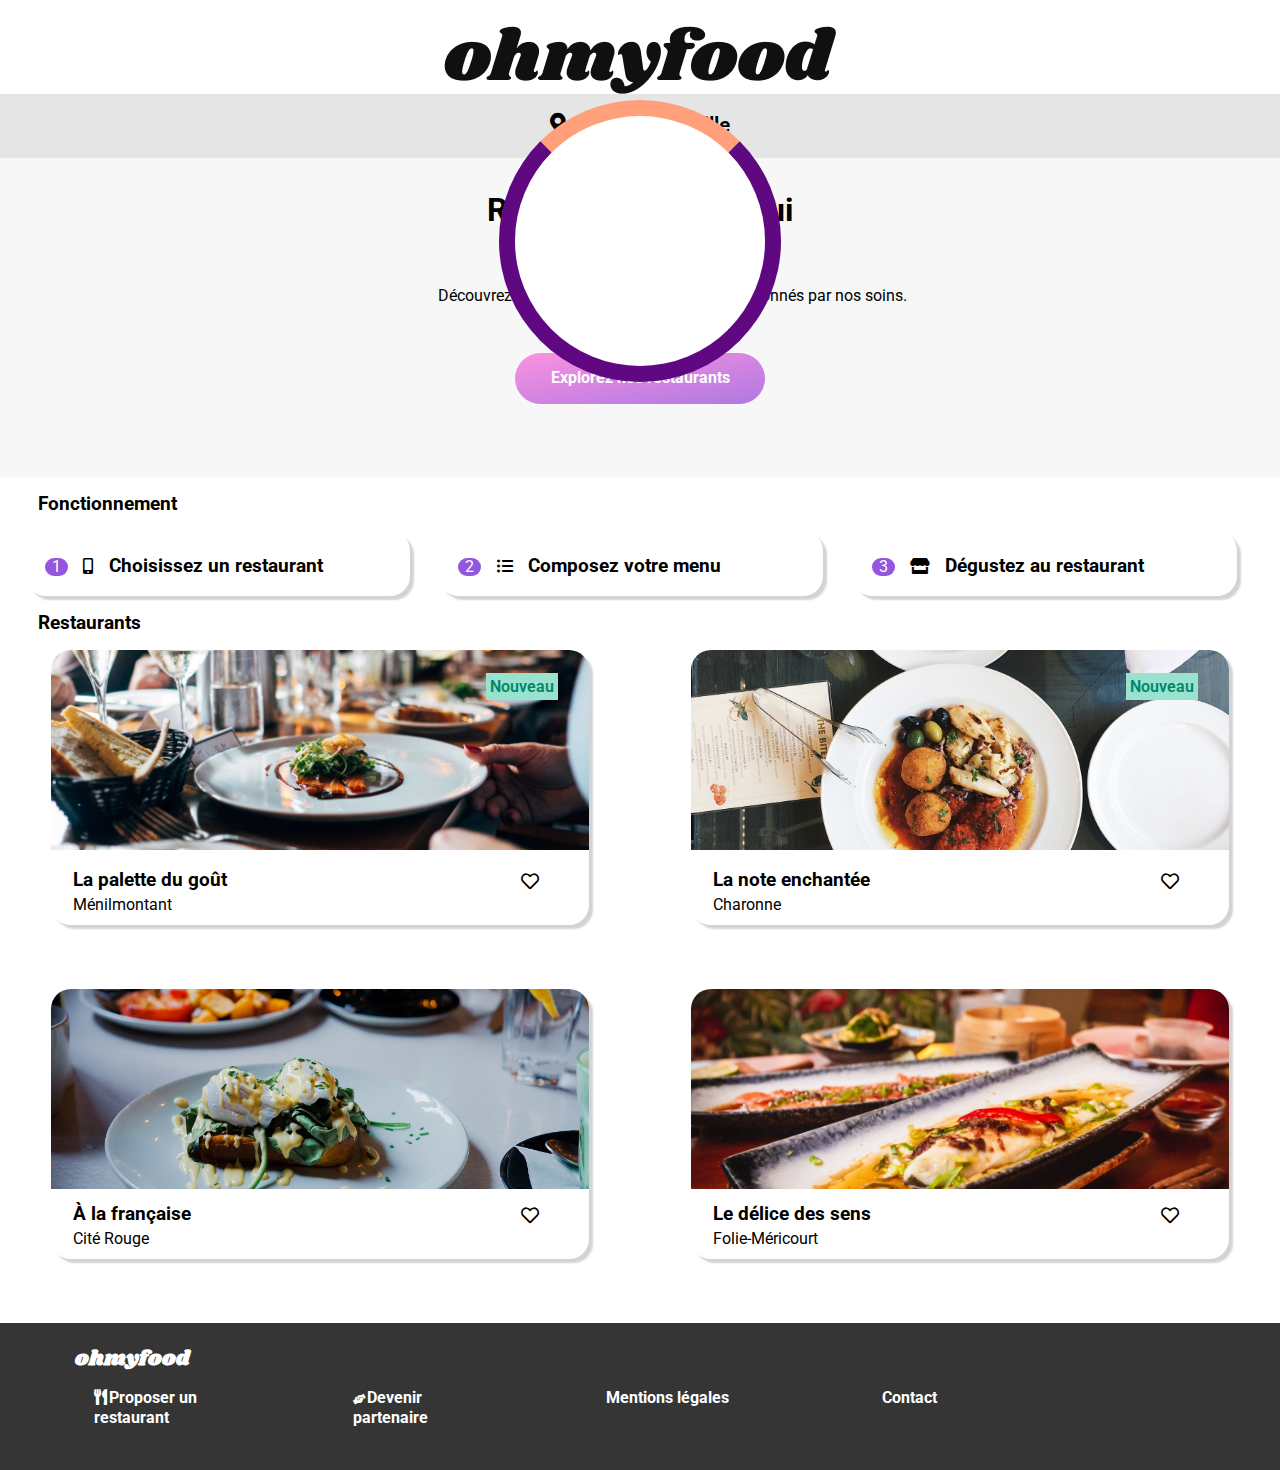
<file: index.html>
<!DOCTYPE html>
<html lang="fr">
    <head>
        <meta charset="UTF-8">
        <meta http-equiv="X-UA-Compatible" content="IE=edge">
        <meta name="viewport" content="width=device-width, initial-scale=1">
        <link href="fontawesome-free-5.15.4-web/css/all.css" rel="stylesheet">
        <link href="https://fonts.googleapis.com/css2?family=Roboto:ital,wght@0,300;1,100&family=Shrikhand&display=swap"rel="stylesheet">
        <link rel="stylesheet" href="css/style.css">
        <link rel="stylesheet" href="css/normalize.css">
        <link rel="shortcut icon" href="#">
        <title>Accueil</title>
    </head>
    <body>
        <div class="loader">
        </div>
        <main>
            <header class="logo_site">
                <img class="logo" src="restaurants/ohmyfood.png" alt="ohmyfood">
            </header>
            <section id="search">
                <i class="fas fa-map-marker-alt"></i>
                <span class="localisation">Paris, Belleville</span>
            </section>
            <section id="introduction">
                <h1 class="reserve text_align_center">Réservez le menu qui<br> vous convient</h1>
                <p class="text_align_center margin_bottom">
                    Découvrez des restaurants d'exception, séléctionnés par nos soins.
                </p>
                <a class="btn text_deco_none" href="restaurant">Explorez nos restaurants</a>
            </section>
            <section class="fonctionnement">
                <h2 class="bold">Fonctionnement</h2>
                <div class="container_list">
                    <div class="number ">
                        <p class="number_list btncolor_white text_align_center">1</p>
                        <i class="fas fa-mobile-alt"></i>
                        <h3>Choisissez un restaurant</h3>
                    </div>
                    <div class="number">
                        <p class="number_list btncolor_white text_align_center">2</p>
                        <i class="fas fa-list-ul"></i>
                        <h3>Composez votre menu</h3>
                    </div>
                    <div class="number">
                        <p class="number_list btncolor_white text_align_center">3</p>
                        <i class="fas fa-store"></i>
                        <h3>Dégustez au restaurant</h3>
                    </div>
                </div>
            </section>
            <section class="restaurant">
                <h2 class="restaurant_title bold">Restaurants</h2>
                <div class="cards">
                    <a href="LaPalette.html">
                        <figure class="widthmax position-relative">
                            <img class="widthmax" src="restaurants/jay-wennington-N_Y88TWmGwA-unsplash.jpg">
                            <figcaption>
                                <span class="card_new text_deco_none">Nouveau</span>
                                <h3 class="color_black">La palette du goût</h3>
                                <p class="place color_black">Ménilmontant</p>
                                <i class="far fa-heart coeur_vide">
                                <i class="fas fa-heart coeur_plein"></i>
                                </i>
                            </figcaption>
                        </figure>
                    </a>
                    <a href="LaNoteEnchantee.html">
                        <figure class="widthmax position-relative">
                            <img class="widthmax" src="restaurants/stil-u2Lp8tXIcjw-unsplash.jpg">
                            <figcaption>
                                <span class="card_new text_deco_none">Nouveau</span>
                                <h3 class="color_black">La note enchantée</h3>
                                <p class="place color_black">Charonne</p>
                                <i class="far fa-heart coeur_vide">
                                <i class="fas fa-heart coeur_plein"></i>
                                </i>
                            </figcaption>
                        </figure>
                    </a>
                    <a href="ALaFrancaise.html">
                        <figure class="widthmax">
                            <img class="widthmax" src="restaurants/toa-heftiba-DQKerTsQwi0-unsplash.jpg">
                            <figcaption>
                                <h3 class="color_black">À la française</h3>
                                <p class="place color_black">Cité Rouge</p>
                                <i class="far fa-heart coeur_vide">
                                <i class="fas fa-heart coeur_plein"></i>
                                </i>
                            </figcaption>
                        </figure>
                    </a>
                    <a href="LeDeliceDesSens.html">
                        <figure class="widthmax">
                            <img class="widthmax" src="restaurants/louis-hansel-shotsoflouis-qNBGVyOCY8Q-unsplash.jpg">
                            <figcaption>
                                <h3 class="color_black">Le délice des sens</h3>
                                <p class="place color_black">Folie-Méricourt</p>
                                <i class="far fa-heart coeur_vide">
                                <i class="fas fa-heart coeur_plein"></i>
                                </i>
                            </figcaption>
                        </figure>
                    </a>
                </div>
            </section>
            <footer class="btncolor_white bgd_black">
                <div class="title_footer">
                    <span class="logo_footer">ohmyfood</span>
                    <ul>
                        <li>
                            <a><i class="fas fa-utensils"></i>Proposer un restaurant</a>
                        </li>
                        <li>
                            <a><i class="fas fa-hands-helping"></i>Devenir partenaire</a>
                        </li>
                        <li>
                            <a>Mentions légales</a>
                        </li>
                        <li>
                            <a href="mailto:ohmyfood@mail.fr" class="btn_contact btncolor_white text_deco_none">Contact</a>
                        </li>
                    </ul>
                </div>
            </footer>
        </main>
    </body>
</html>
</file>
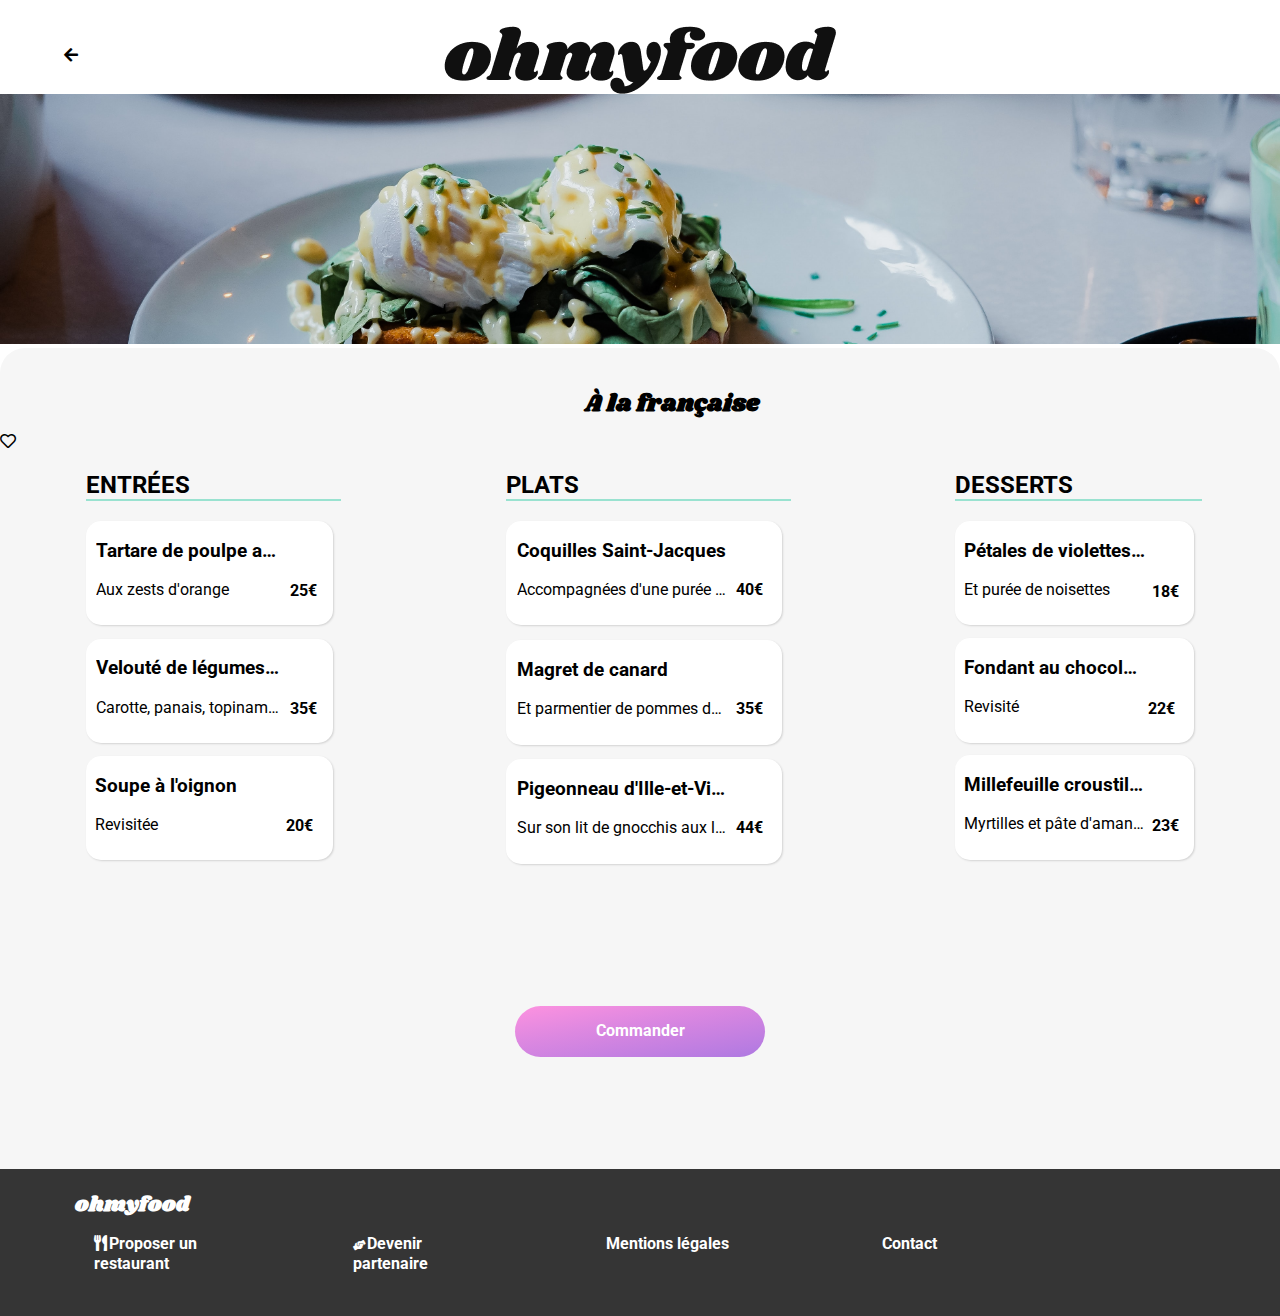
<file: ALaFrancaise.html>
<!DOCTYPE html>
<html lang="fr">
    <head>
        <meta charset="UTF-8">
        <meta http-equiv="X-UA-Compatible" content="IE=edge">
        <meta name="viewport" content="width=O, initial-scale=1.0">
        <link href="fontawesome-free-5.15.4-web/css/all.css" rel="stylesheet">
        <link href="https://fonts.googleapis.com/css2?family=Roboto:ital,wght@0,300;1,100&family=Shrikhand&display=swap" rel="stylesheet">     
        <link rel="stylesheet" href="css/style.css">
        <link rel="stylesheet" href="css/normalize.css">
        <link rel="shortcut icon" href="#">
        <title>À la française</title>
    </head>
    <body>
        <main>
        <header class="logo_site">
                <a href="index.html"><i class="fas fa-arrow-left color_black"></i></a>
            <img class="logo" src="restaurants/ohmyfood.png" alt="ohmyfood">
        </header>
        <img class="widthmax height_250"src="restaurants/toa-heftiba-DQKerTsQwi0-unsplash.jpg" class="picture widthmax">
        <section id="section_menu">
            <h1 class="title_menu">À la française</h1>
            <i class="far fa-heart"></i>
            <div class="menu">
                <div class="starter">
                    <h2>ENTRÉES</h2>
                    <a href=""class="starter_name">
                        <div class="repas">
                        <h3 class="color_black overflow">Tartare de poulpe acidulé</h3>
                        <p class="color_black overflow">
                            Aux zests d'orange
                        </p>
                        </div>
                        <div class="price">25€</div>
                        <div class="check"><i class="fas fa-check-circle"></i></div>
                    </a>
                    <a href=""class="starter_name">
                        <div class="repas">
                        <h3 class="color_black overflow">Velouté de légumes d'antan</h3>
                        <p class="color_black overflow">
                            Carotte, panais, topinambour
                        </p>
                        </div>
                        <div class="price">35€</div>
                        <div class="check"><i class="far fa-check-circle"></i></div>
                    </a>
                    <a href=""class="starter_name">
                        <div class="repas">
                        <h3 class="color_black overflow">Soupe à l'oignon</h3>
                        <p class="color_black overflow">
                            Revisitée
                        </p>
                        </div>
                        <div class="price">20€</div>
                        <div class="check"><i class="far fa-check-circle"></i></div>
                    </a>
                </div>
                <div class="flat">
                    <h2>PLATS</h2>
                    <a href=""class="flat_name">
                        <div class="repas">
                        <h3 class="color_black overflow">Coquilles Saint-Jacques</h3>
                        <p class="color_black overflow">
                            Accompagnées d'une purée de panais
                        </p>
                        </div>
                        <div class="price">40€</div>
                        <div class="check"><i class="far fa-check-circle"></i></div>
                    </a>
                    <a href=""class="flat_name">
                        <div class="repas">
                        <h3 class="color_black overflow">Magret de canard</h3>
                        <p class="color_black overflow">
                            Et parmentier de pommes de terres
                        </p>
                        </div>
                        <div class="price">35€</div>
                        <div class="check"><i class="far fa-check-circle"></i></div>
                    </a>
                    <a href=""class="flat_name">
                        <div class="repas">
                        <h3 class="color_black overflow">Pigeonneau d'Ille-et-Vilaine</h3>
                        <p class="color_black overflow">
                            Sur son lit de gnocchis aux légumes
                        </p>
                        </div>
                        <div class="price">44€</div>
                        <div class="check"><i class="far fa-check-circle"></i></div>
                    </a>
                </div>
                <div class="dessert">
                    <h2>DESSERTS</h2>
                    <a href=""class="dessert_name">
                        <div class="repas">
                        <h3 class="color_black overflow">Pétales de violettes glacés</h3>
                        <p class="color_black overflow">
                            Et purée de noisettes
                        </p>
                        </div>
                        <div class="price">18€</div>
                        <div class="check"><i class="far fa-check-circle"></i></div>
                    </a>
                    <a href=""class="dessert_name">
                        <div class="repas">
                        <h3 class="color_black overflow">Fondant au chocolat</h3>
                        <p class="color_black overflow">
                            Revisité
                        </p>
                        </div>
                        <div class="price">22€</div>
                        <div class="check"><i class="far fa-check-circle"></i></div>
                    </a>
                    <a href=""class="dessert_name">
                        <div class="repas">
                        <h3 class="color_black overflow">Millefeuille croustillant</h3>
                        <p class="color_black overflow">
                            Myrtilles et pâte d'amande
                        </p>
                        </div>
                        <div class="price">23€</div>
                        <div class="check"><i class="far fa-check-circle"></i></div>
                    </a>
                </div>
            </div>
            <a class="btn text-deco_none">Commander</a>
        </section>
        <footer class="btncolor_white bgd_black">
            <div class="title_footer">
                <span class="logo_footer">ohmyfood</span>
                <ul>
                    <li>
                        <a><i class="fas fa-utensils"></i>Proposer un restaurant</a>
                    </li>
                    <li>
                        <a><i class="fas fa-hands-helping"></i>Devenir partenaire</a>
                    </li>
                    <li><a>Mentions légales</a></li>
                    <li><a href="mailto:ohmyfood@mail.fr" class="btn_contact btncolor_white text_deco_none">Contact</a></li>
                </ul>
            </div>
        </footer>
        </main>
    </body>
</html>
</file>
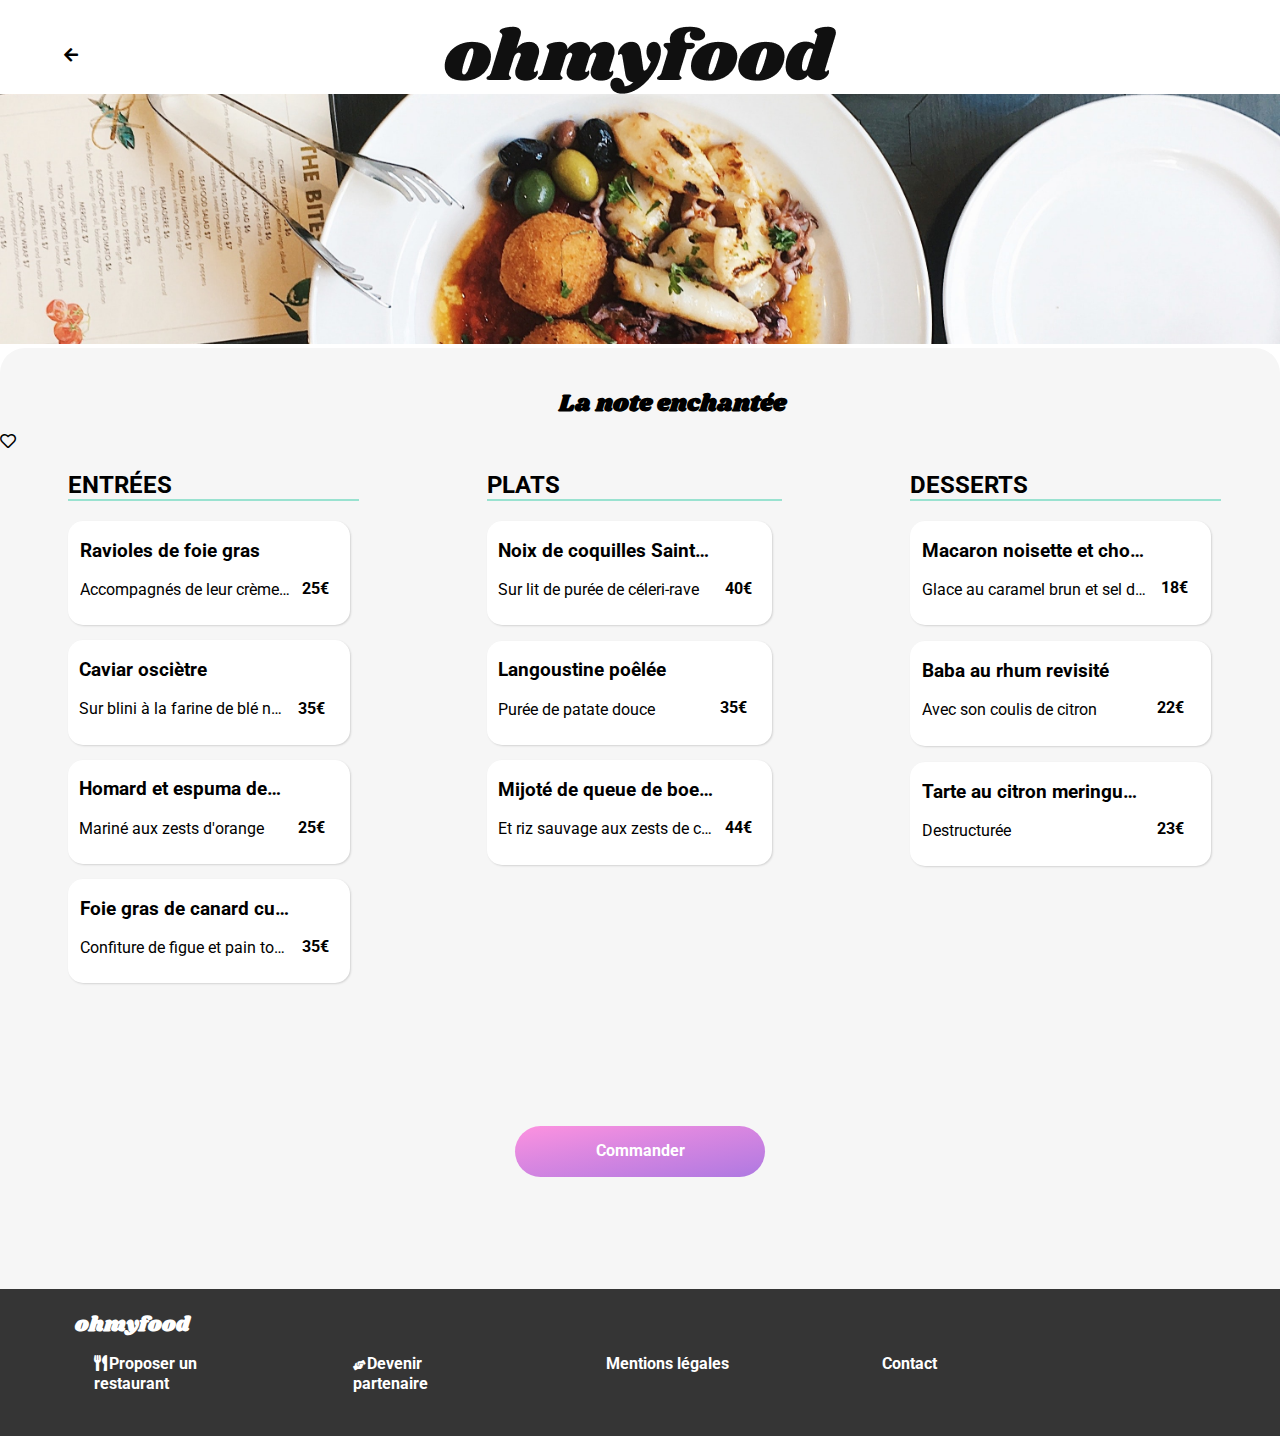
<file: LaNoteEnchantee.html>
<!DOCTYPE html>
<html lang="fr">
    <head>
        <meta charset="UTF-8">
        <meta http-equiv="X-UA-Compatible" content="IE=edge">
        <meta name="viewport" content="width=O, initial-scale=1.0">
        <link href="fontawesome-free-5.15.4-web/css/all.css" rel="stylesheet">
        <link href="https://fonts.googleapis.com/css2?family=Roboto:ital,wght@0,300;1,100&family=Shrikhand&display=swap" rel="stylesheet">     
        <link rel="stylesheet" href="css/style.css">
        <link rel="stylesheet" href="css/normalize.css">
        <link rel="shortcut icon" href="#">
        <title>La note enchantée</title>
    </head>
    <body>
        <main>
        <header class="logo_site">
            <a href="index.html"><i class="fas fa-arrow-left color_black"></i></a>
            <img class="logo"src="restaurants/ohmyfood.png" alt="ohmyfood">
        </header>
        <img class="widthmax height_250"src="restaurants/stil-u2Lp8tXIcjw-unsplash.jpg" class="picture widthmax">   
        <section id="section_menu">
            <h1 class="title_menu">La note enchantée</h1>
            <i class="far fa-heart"></i>
            <div class="menu">
                <div class="starter">
                    <h2>ENTRÉES</h2>
                    <a href=""class="starter_name">
                        <div class="repas">
                            <h3 class="color_black overflow">Ravioles de foie gras</h3>
                            <p class="color_black overflow">
                                Accompagnés de leur crème à la truffe
                            </p>
                        </div>
                        <div class="price">25€</div>
                        <div class="check"><i class="far fa-check-circle"></i></div>
                    </a>
                    <a href=""class="starter_name">
                        <div class="repas">
                            <h3 class="color_black overflow">Caviar osciètre</h3>
                            <p class="color_black overflow">
                                Sur blini à la farine de blé noir
                            </p>
                        </div>
                        <div class="price">35€</div>
                        <div class="check"><i class="far fa-check-circle"></i></div>
                    </a>
                    <a href=""class="starter_name">
                        <div class="repas">
                            <h3 class="color_black overflow">Homard et espuma de...</h3>
                            <p class="color_black overflow">
                                Mariné aux zests d'orange
                            </p>
                        </div>
                        <div class="price">25€</div>
                        <div class="check"><i class="far fa-check-circle"></i></div>
                    </a>
                    <a href=""class="starter_name">
                        <div class="repas">
                            <h3 class="color_black overflow">Foie gras de canard cuit entier</h3>
                            <p class="color_black overflow">
                                Confiture de figue et pain toasté
                            </p>
                        </div>
                        <div class="price">35€</div>
                        <div class="check"><i class="far fa-check-circle"></i></div>
                    </a>
                </div>
                <div class="flat">
                    <h2>PLATS</h2>
                    <a href=""class="flat_name">
                        <div class="repas">
                            <h3 class="color_black overflow">Noix de coquilles Saint-Jacques</h3>
                            <p class="color_black overflow">
                                Sur lit de purée de céleri-rave
                            </p>
                        </div>
                        <div class="price">40€</div>
                        <div class="check"><i class="far fa-check-circle"></i></div>
                    </a>
                    <a href=""class="flat_name">
                        <div class="repas">
                            <h3 class="color_black overflow">Langoustine poêlée</h3>
                            <p class="color_black overflow">
                                Purée de patate douce
                            </p>
                        </div>
                        <div class="price">35€</div>
                        <div class="check"><i class="far fa-check-circle"></i></div>
                    <a href=""class="flat_name">
                        <div class="repas">
                            <h3 class="color_black overflow">Mijoté de queue de boeuf</h3>
                            <p class="color_black overflow">
                                Et riz sauvage aux zests de citron
                            </p>
                        </div>
                        <div class="price">44€</div>
                        <div class="check"><i class="far fa-check-circle"></i></div>
                    </a>
                </div>
                <div class="dessert">
                    <h2>DESSERTS</h2>
                    <a href=""class="dessert_name">
                        <div class="repas">
                            <h3 class="color_black overflow">Macaron noisette et chocolat</h3>
                            <p class="color_black overflow">
                                Glace au caramel brun et sel de Guérande
                            </p>
                        </div>
                        <div class="price">18€</div>
                        <div class="check"><i class="far fa-check-circle"></i></div>
                    </a>
                    <a href=""class="dessert_name">
                        <div class="repas">
                            <h3 class="color_black overflow">Baba au rhum revisité</h3>
                            <p class="color_black overflow">
                                Avec son coulis de citron
                            </p>
                        </div>
                        <div class="price">22€</div>
                        <div class="check"><i class="far fa-check-circle"></i></div>
                    </a>
                    <a href=""class="dessert_name">
                        <div class="repas">
                            <h3 class="color_black overflow">Tarte au citron meringuée</h3>
                            <p class="color_black overflow">
                                Destructurée
                            </p>
                        </div>
                        <div class="price">23€</div>
                        <div class="check"><i class="far fa-check-circle"></i></div>
                    </a>
                </div>
            </div>
            <a class="btn text-deco_none">Commander</a>
            </section>
            <footer class="btncolor_white bgd_black">
                <div class="title_footer">
                    <span class="logo_footer">ohmyfood</span>
                    <ul>
                        <li>
                            <a><i class="fas fa-utensils"></i>Proposer un restaurant</a>
                        </li>
                        <li>
                            <a><i class="fas fa-hands-helping"></i>Devenir partenaire</a>
                        </li>
                        <li><a>Mentions légales</a></li>
                        <li><a href="mailto:ohmyfood@mail.fr" class="btn_contact btncolor_white text_deco_none">Contact</a></li>
                    </ul>
                </div>
            </footer>
        </main>
    </body>
</html>
</file>
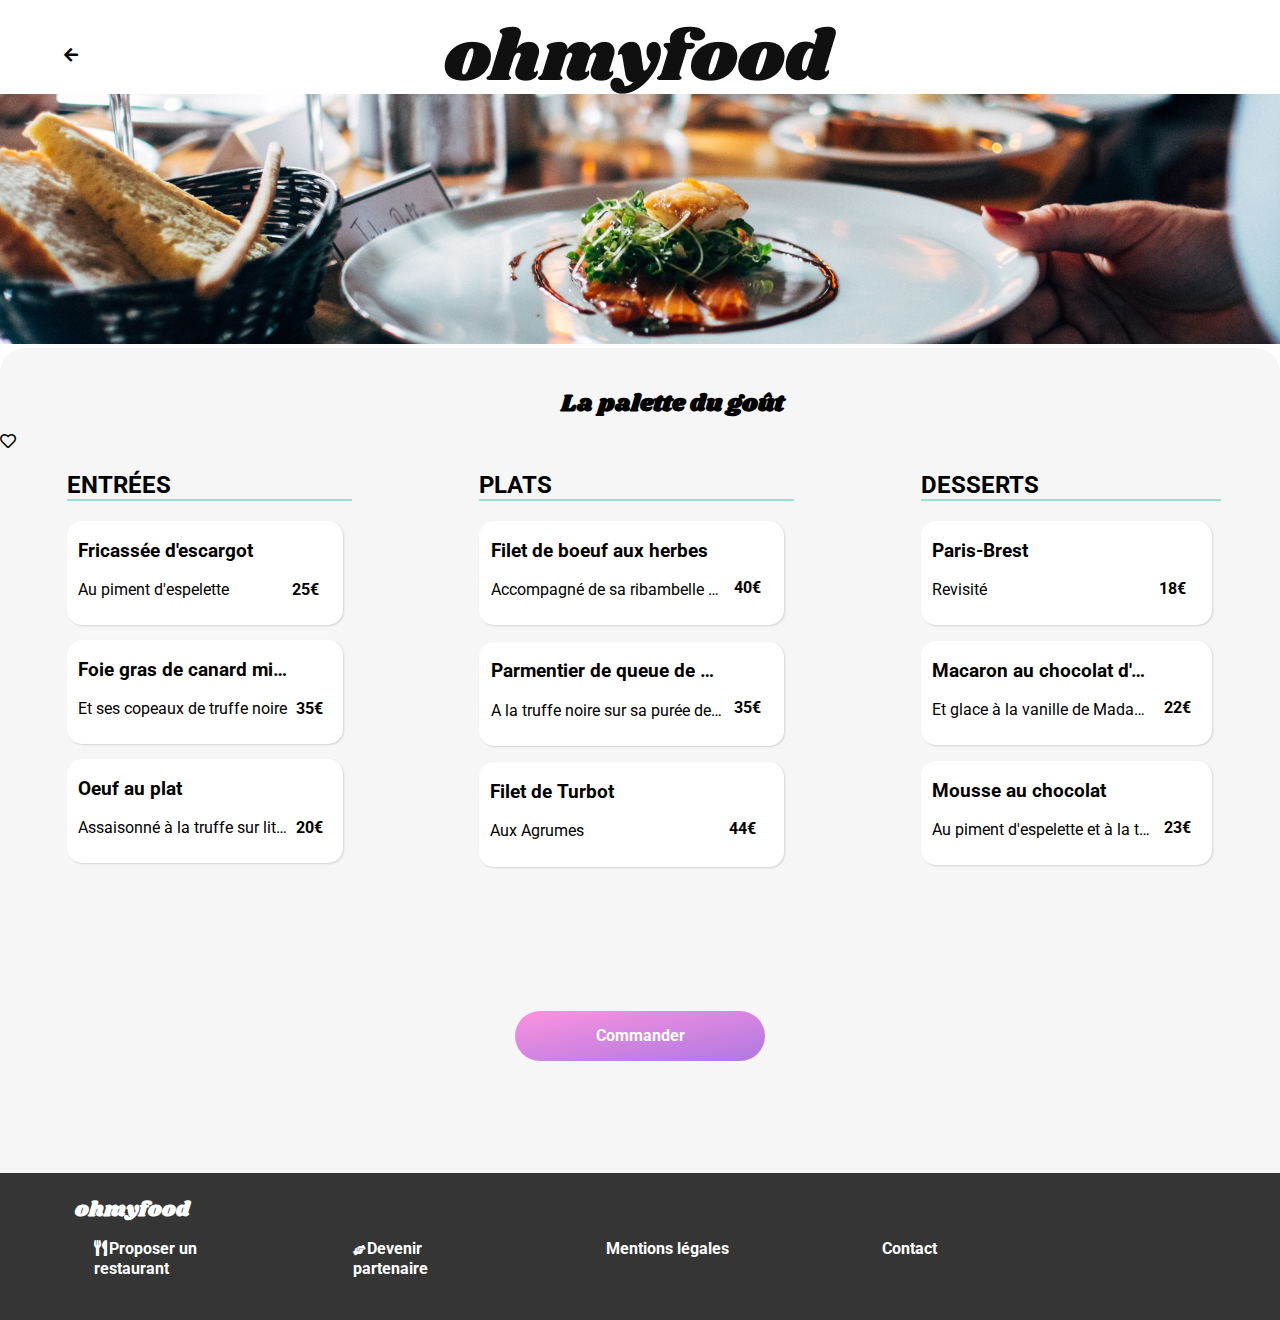
<file: LaPalette.html>
<!DOCTYPE html>
<html lang="fr">
    <head>
        <meta charset="UTF-8">
        <meta http-equiv="X-UA-Compatible" content="IE=edge">
        <meta name="viewport" content="width=O, initial-scale=1.0">
        <link href="fontawesome-free-5.15.4-web/css/all.css" rel="stylesheet">
        <link href="https://fonts.googleapis.com/css2?family=Roboto:ital,wght@0,300;1,100&family=Shrikhand&display=swap" rel="stylesheet">     
        <link rel="stylesheet" href="css/style.css">
        <link rel="stylesheet" href="css/normalize.css">
        <link rel="shortcut icon" href="#">
        <title>La palette du goût</title>
    </head>
    <body>
        <main>
            <header class="logo_site">
                <a href="index.html"><i class="fas fa-arrow-left color_black"></i></a>
                <img class="logo"src="restaurants/ohmyfood.png" alt="ohmyfood">
            </header>
            <img class="widthmax height_250"src="restaurants/jay-wennington-N_Y88TWmGwA-unsplash.jpg" class="picture widthmax">    
            <section id="section_menu">
                <h1 class="title_menu">La palette du goût</h1>
                <i class="far fa-heart"></i>
                <div class="menu">
                    <div class="starter">
                        <h2>ENTRÉES</h2>
                        <a href="" class="starter_name">
                            <div class="repas">
                                <h3 class="color_black overflow">Fricassée d'escargot</h3>
                                <p class="color_black overflow">
                                Au piment d'espelette
                                </p>  
                            </div>
                            <div class="price">25€</div>
                            <div class="check"><i class="far fa-check-circle"></i></div>
                        </a>
                        <a href="" class="starter_name">
                            <div class="repas">
                                <h3 class="color_black overflow">Foie gras de canard mi-cuit</h3>
                                <p class="color_black overflow">
                                    Et ses copeaux de truffe noire
                                </p>
                            </div>
                            <div class="price">35€</div>
                            <div class="check"><i class="far fa-check-circle"></i></div>
                        </a>
                        <a href="" class="starter_name">
                            <div class="repas">
                                <h3 class="color_black overflow">Oeuf au plat</h3>
                                <p class="color_black overflow">
                                    Assaisonné à la truffe sur lit de caviar
                                </p>
                            </div>
                            <div class="price">20€</div>
                            <div class="check"><i class="far fa-check-circle"></i></div>
                        </a>
                    </div>
                    <div class="flat">
                        <h2>PLATS</h2>
                        <a href=""class="flat_name">
                            <div class="repas">
                                <h3 class="color_black overflow">Filet de boeuf aux herbes</h3>
                                <p class="color_black overflow">
                                    Accompagné de sa ribambelle de légumes
                                </p>
                            </div>
                            <div class="price">40€</div>
                            <div class="check"><i class="far fa-check-circle"></i></div>
                        </a>
                        <a href=""class="flat_name">
                            <div class="repas">
                                <h3 class="color_black overflow">Parmentier de queue de boeuf</h3>
                                <p class="color_black overflow">
                                    A la truffe noire sur sa purée de panais
                                </p>
                            </div>
                            <div class="price">35€</div>
                            <div class="check"><i class="far fa-check-circle"></i></div>  
                        </a>
                        <a href=""class="flat_name">
                            <div class="repas">
                                <h3 class="color_black overflow">Filet de Turbot</h3>
                                <p class="color_black overflow">
                                    Aux Agrumes    
                                </p>
                            </div>
                            <div class="price">44€</div>
                            <div class="check"><i class="far fa-check-circle"></i></div>  
                        </a>
                    </div>
                    <div class="dessert">
                        <h2>DESSERTS</h2>
                        <a href=""class="dessert_name">
                            <div class="repas">
                                <h3 class="color_black overflow">Paris-Brest</h3>
                                <p class="color_black overflow">
                                    Revisité
                                </p>
                            </div>
                            <div class="price">18€</div>
                            <div class="check"><i class="far fa-check-circle"></i></div>
                        </a>
                        <a href=""class="dessert_name">
                            <div class="repas">
                                <h3 class="color_black overflow">Macaron au chocolat d'exception</h3>
                                <p class="color_black overflow">
                                    Et glace à la vanille de Madagascar
                                </p>
                            </div>
                            <div class="price">22€</div>
                            <div class="check"><i class="far fa-check-circle"></i></div>
                        </a>
                        <a href=""class="dessert_name">
                            <div class="repas">
                                <h3 class="color_black overflow">Mousse au chocolat</h3>
                                <p class="color_black overflow">
                                    Au piment d'espelette et à la truffe noire
                                </p>
                            </div>
                            <div class="price">23€</div>
                            <div class="check"><i class="far fa-check-circle"></i></div>
                        </a>
                    </div>
                </div>
                <a class="btn text-deco_none">Commander</a>
            </section>
            <footer class="btncolor_white bgd_black">
                <div class="title_footer">
                    <span class="logo_footer">ohmyfood</span>
                    <ul>
                        <li>
                            <a><i class="fas fa-utensils"></i>Proposer un restaurant</a>
                        </li>
                        <li>
                            <a><i class="fas fa-hands-helping"></i>Devenir partenaire</a>
                        </li>
                        <li>
                            <a>Mentions légales</a>
                        </li>
                        <li>
                            <a href="mailto:ohmyfood@mail.fr" class="btn_contact btncolor_white text_deco_none">Contact</a>
                        </li>
                    </ul>
                </div>
            </footer>
        </main>
    </body>
</html>
</file>
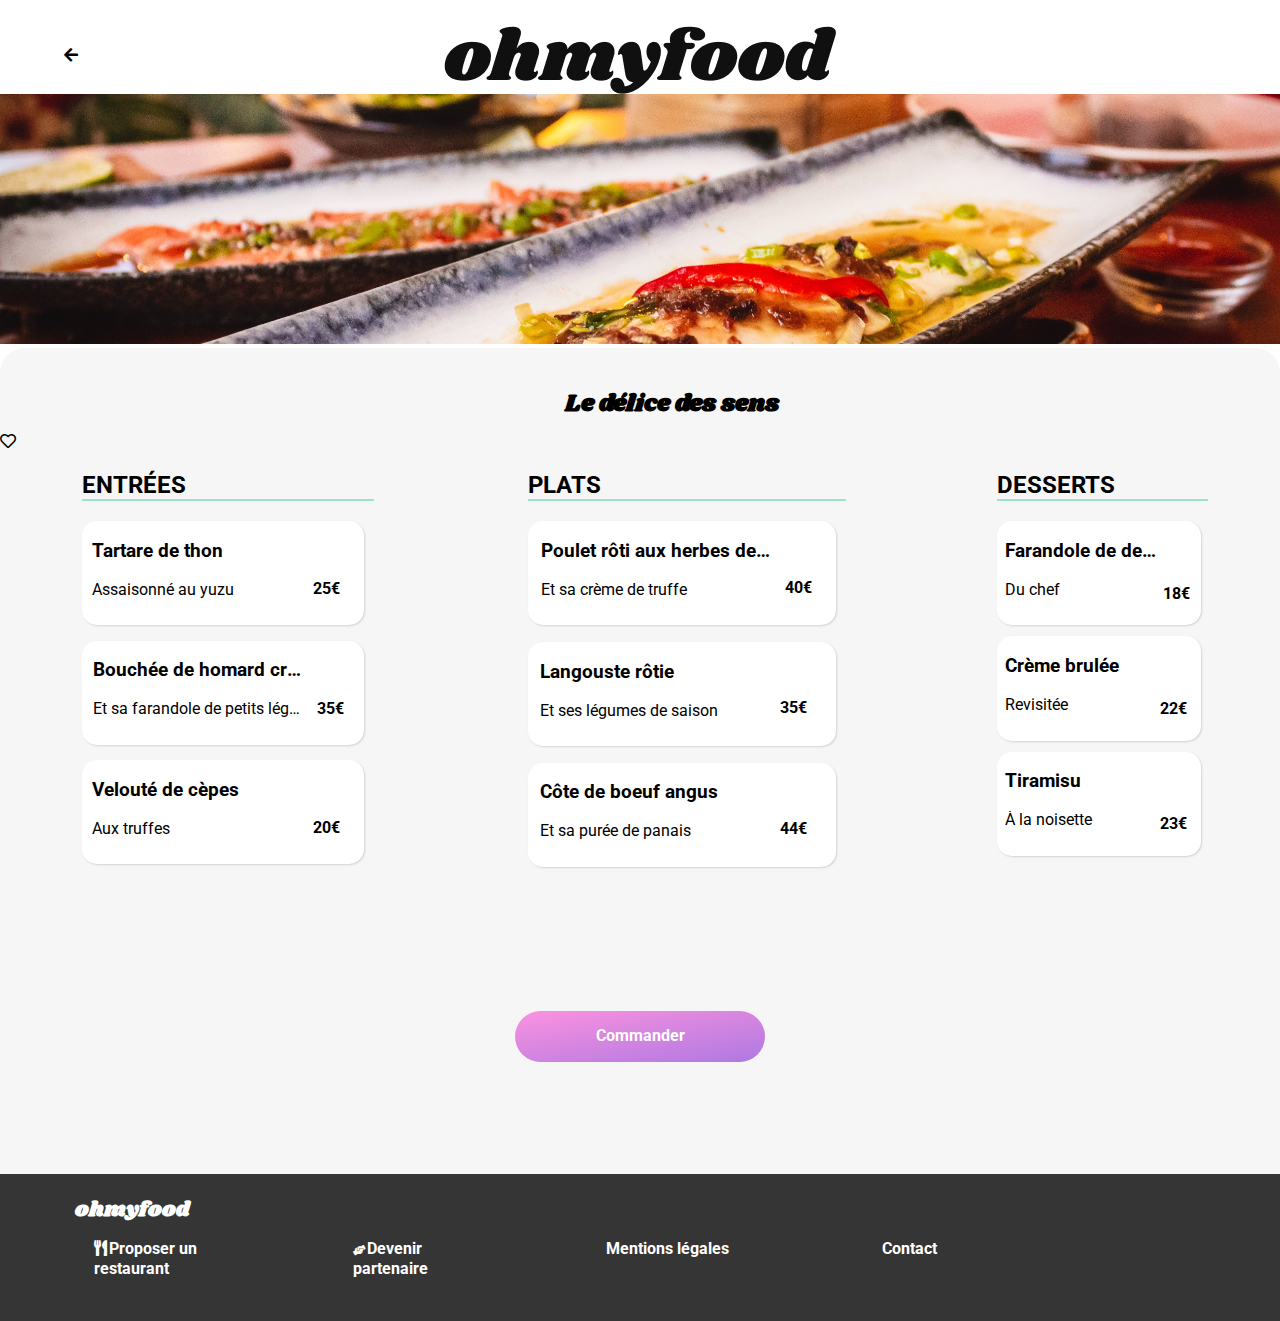
<file: LeDeliceDesSens.html>
<!DOCTYPE html>
<html lang="fr">
    <head>
        <meta charset="UTF-8">
        <meta http-equiv="X-UA-Compatible" content="IE=edge">
        <meta name="viewport" content="width=O, initial-scale=1.0">
        <link href="fontawesome-free-5.15.4-web/css/all.css" rel="stylesheet">
        <link href="https://fonts.googleapis.com/css2?family=Roboto:ital,wght@0,300;1,100&family=Shrikhand&display=swap" rel="stylesheet">     
        <link rel="stylesheet" href="css/style.css">
        <link rel="stylesheet" href="css/normalize.css">
        <link rel="shortcut icon" href="#">
        <title>Le délice des sens</title>
    </head>
    <body>
        <main>
        <header class="logo_site">
            <a href="index.html"><i class="fas fa-arrow-left color_black"></i></a>
            <img class="logo"src="restaurants/ohmyfood.png" alt="ohmyfood">
        </header>
        <img class="widthmax height_250"src="restaurants/louis-hansel-shotsoflouis-qNBGVyOCY8Q-unsplash.jpg" class="picture widthmax">
        <section id="section_menu">
            <h1 class="title_menu">Le délice des sens</h1>
            <i class="far fa-heart"></i>
            <div class="menu">
                <div class="starter">
                    <h2>ENTRÉES</h2>
                    <a href=""class="starter_name">
                        <div class="repas">
                            <h3 class="color_black overflow">Tartare de thon</h3>
                            <p class="color_black overflow">
                                Assaisonné au yuzu
                            </p>
                            </div>
                            <div class="price">25€</div>
                            <div class="check"><i class="far fa-check-circle"></i></div>
                    </a>
                    <a href=""class="starter_name">
                        <div class="repas">
                            <h3 class="color_black overflow">Bouchée de homard croustillant</h3>
                            <p class="color_black overflow">
                                Et sa farandole de petits légumes
                            </p>
                            </div>
                            <div class="price">35€</div>
                            <div class="check"><i class="far fa-check-circle"></i></div>
                    </a>
                    <a href=""class="starter_name">
                        <div class="repas">
                            <h3 class="color_black overflow">Velouté de cèpes</h3>
                            <p class="color_black overflow">
                                Aux truffes
                            </p>
                            </div>
                            <div class="price">20€</div>
                            <div class="check"><i class="far fa-check-circle"></i></div>
                    </a>
                </div>
                <div class="flat">
                    <h2>PLATS</h2>
                    <a href=""class="flat_name">
                        <div class="repas">
                            <h3 class="color_black overflow">Poulet rôti aux herbes de provence</h3>
                            <p class="color_black overflow">
                                Et sa crème de truffe
                            </p>
                            </div>
                            <div class="price">40€</div>
                            <div class="check"><i class="far fa-check-circle"></i></div>
                    </a>
                    <a href=""class="flat_name">
                        <div class="repas">
                            <h3 class="color_black overflow">Langouste rôtie</h3>
                            <p class="color_black overflow">
                                Et ses légumes de saison
                            </p>
                            </div>
                            <div class="price">35€</div>
                            <div class="check"><i class="far fa-check-circle"></i></div>
                    </a>
                    <a href="#"class="flat_name">
                        <div class="repas">
                            <h3 class="color_black overflow">Côte de boeuf angus</h3>
                            <p class="color_black overflow">
                                Et sa purée de panais
                            </p>
                        </div>
                            <div class="price">44€</div>
                            <div class="check"><i class="far fa-check-circle"></i></div>
                    </a>
                </div>
                <div class="dessert">
                    <h2>DESSERTS</h2>
                    <a href="#"class="dessert_name">
                        <div class="repas">
                            <h3 class="color_black overflow">Farandole de desserts</h3>
                            <p class="color_black overflow">
                                Du chef
                            </p>
                            </div>
                            <div class="price">18€</div>
                            <div class="check"><i class="far fa-check-circle"></i></div>
                    </a>
                    <a href="#"class="dessert_name">
                        <div class="repas">
                        <h3 class="color_black overflow">Crème brulée</h3>
                        <p class="color_black overflow">
                            Revisitée
                        </p>
                        </div>
                        <div class="price">22€</div>
                        <div class="check"><i class="far fa-check-circle"></i></div>
                    </a>
                    <a href="#"class="dessert_name">
                        <div class="repas">
                            <h3 class="color_black overflow">Tiramisu</h3>
                            <p class="color_black overflow">
                                À la noisette
                            </p>
                            </div>
                            <div class="price">23€</div>
                            <div class="check"><i class="far fa-check-circle"></i></div>
                    </a>
                </div>
            </div>
            <a class="btn text-deco_none">Commander</a>
        </section>
        <footer class="btncolor_white bgd_black">
            <div class="title_footer">
                <span class="logo_footer">ohmyfood</span>
                <ul>
                    <li>
                        <a><i class="fas fa-utensils"></i>Proposer un restaurant</a>
                    </li>
                    <li>
                        <a><i class="fas fa-hands-helping"></i>Devenir partenaire</a>
                    </li>
                    <li><a>Mentions légales</a>
                    </li>
                    <li><a href="mailto:ohmyfood@mail.fr" class="btn_contact btncolor_white text_deco_none">Contact</a></li>
                </ul>
            </div>
        </footer>
        </main>
    </body>
</html>
</file>
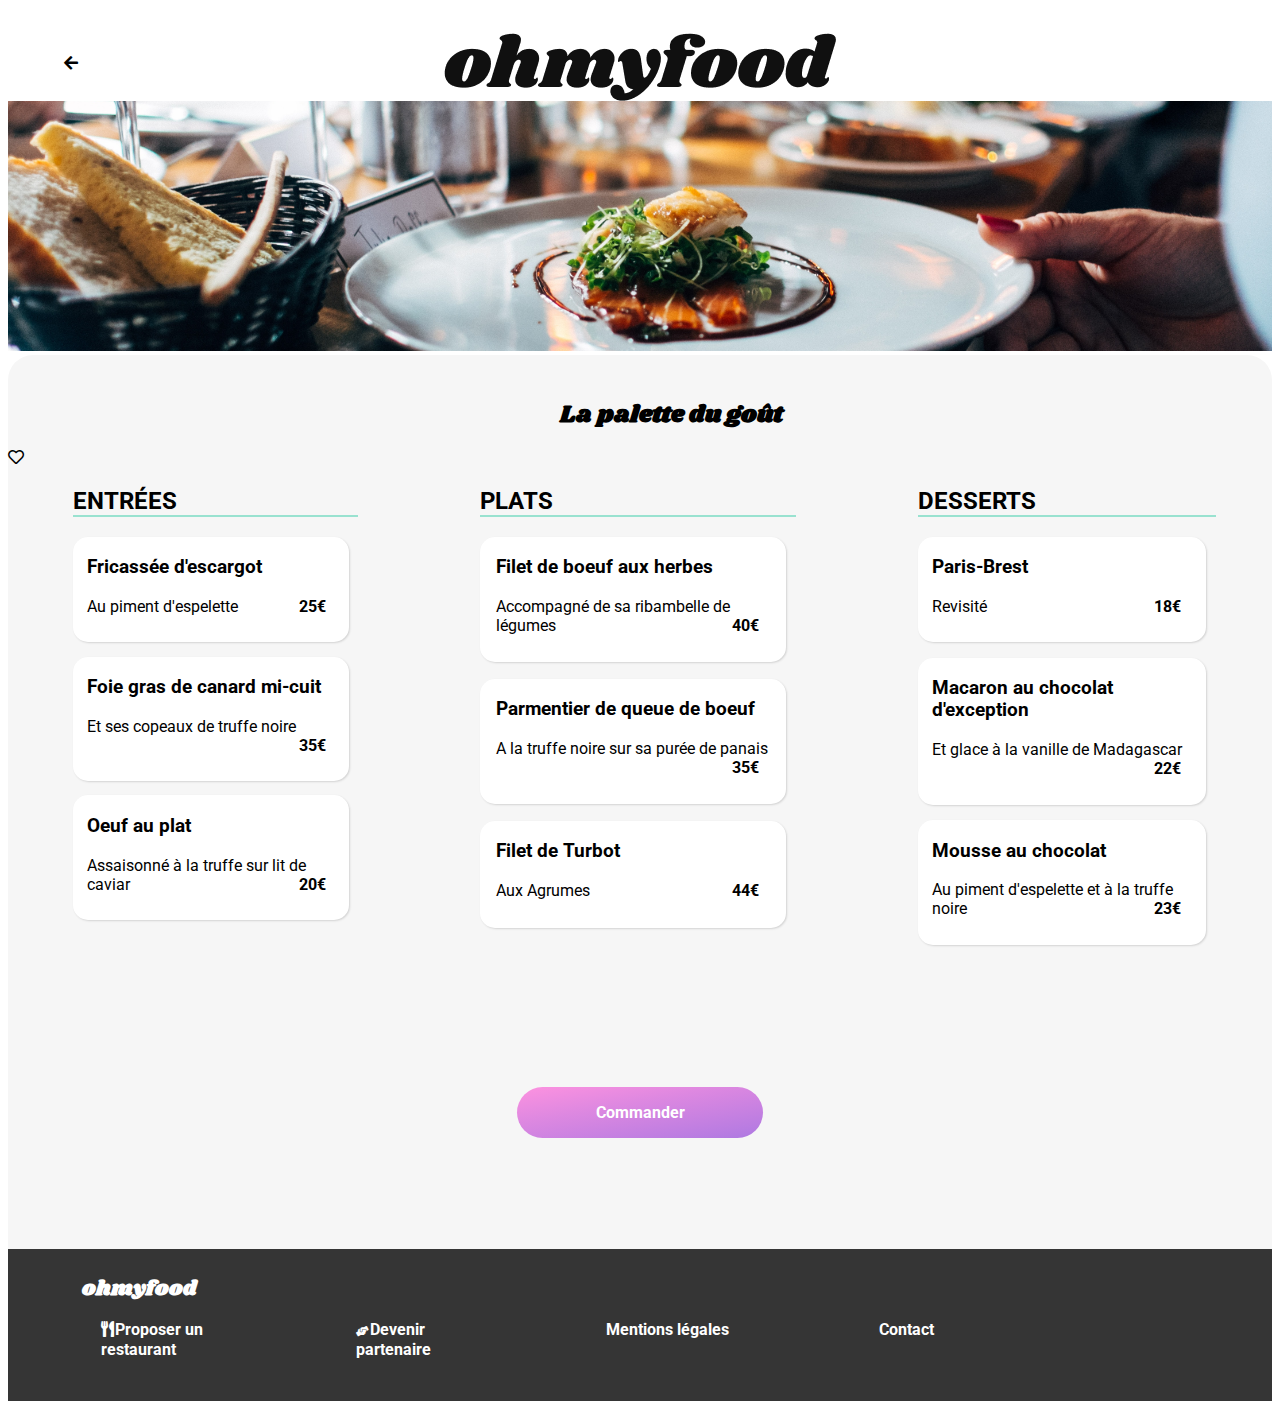
<file: page2.html>
<!DOCTYPE html>
<html lang="fr">
    <head>
        <meta charset="UTF-8">
        <meta http-equiv="X-UA-Compatible" content="IE=edge">
        <meta name="viewport" content="width=O, initial-scale=1.0">
        <link href="fontawesome-free-5.15.4-web/css/all.css" rel="stylesheet">
        <link href="https://fonts.googleapis.com/css2?family=Roboto:ital,wght@0,300;1,100&family=Shrikhand&display=swap" rel="stylesheet">     
        <link rel="stylesheet" href="css/style.css">
        <link rel="shortcut icon" href="#">
        <title>La palette du goût</title>
    </head>
    <body>
        <main>
        <header class="logo_site">
            <a href="index.html"><i class="fas fa-arrow-left color_black"></i></a>
            <img class="logo"src="restaurants/ohmyfood.png" alt="ohmyfood">
        </header>
        <img class="widthmax height_250"src="restaurants/jay-wennington-N_Y88TWmGwA-unsplash.jpg" class="picture widthmax">    
        <section id="section_menu">
            <h1 class="title_menu">La palette du goût</h1>
            <i class="far fa-heart"></i>
            <div class="menu">
                <div class="starter">
                    <h2>ENTRÉES</h2>
                    <a href="#" class="starter_name">
                        <article class="widthmax margin_left">
                            <h3 class="color_black">Fricassée d'escargot</h3>
                            <p class="color_black">
                                Au piment d'espelette
                                <span class="price">25€</span>
                            </p>
                        </article>
                    </a>
                    <a href="#" class="starter_name">
                        <article class="widthmax margin_left">
                            <h3 class="color_black">Foie gras de canard mi-cuit</h3>
                            <p class="color_black">
                                Et ses copeaux de truffe noire
                                <span class="price">35€</span>
                            </p>
                        </article>
                    </a>
                    <a href="#" class="starter_name">
                        <article class="widthmax margin_left">
                            <h3 class="color_black">Oeuf au plat</h3>
                            <p class="color_black">
                                Assaisonné à la truffe sur lit de caviar
                                <span class="price">20€</span>
                            </p>
                        </article>
                    </a>
                </div>
                <div class="flat">
                    <h2>PLATS</h2>
                    <a href="#"class="flat_name">
                        <article class="widthmax margin_left">
                            <h3 class="color_black">Filet de boeuf aux herbes</h3>
                            <p class="color_black">
                                Accompagné de sa ribambelle de légumes
                                <span class="price">40€</span>
                            </p>
                        </article>
                    </a>
                    <a href="#"class="flat_name">
                        <article class="widthmax margin_left">
                            <h3 class="color_black">Parmentier de queue de boeuf</h3>
                            <p class="color_black">
                                A la truffe noire sur sa purée de panais
                                <span class="price">35€</span>
                            </p>
                        </article>
                    </a>
                    <a href="#"class="flat_name">
                        <article class="widthmax margin_left">
                            <h3 class="color_black">Filet de Turbot</h3>
                            <p class="color_black">
                                Aux Agrumes
                                <span class="price">44€</span>    
                            </p>
                        </article>
                    </a>
                </div>
                <div class="dessert">
                    <h2>DESSERTS</h2>
                    <a href="#"class="dessert_name">
                        <article class="widthmax margin_left">
                            <h3 class="color_black">Paris-Brest</h3>
                            <p class="color_black">
                                Revisité
                                <span class="price">18€</span>
                            </p>
                        </article>
                    </a>
                    <a href="#"class="dessert_name">
                        <article class="widthmax margin_left">
                            <h3 class="color_black">Macaron au chocolat d'exception</h3>
                            <p class="color_black">
                                Et glace à la vanille de Madagascar
                                <span class="price">22€</span>
                            </p>
                        </article>
                    </a>
                    <a href="#"class="dessert_name">
                        <article class="widthmax margin_left">
                            <h3 class="color_black">Mousse au chocolat</h3>
                            <p class="color_black">
                                Au piment d'espelette et à la truffe noire
                                <span class="price">23€</span>
                            </p>
                        </article>
                    </a>
                </div>
            </div>
            <a class="btn text-deco_none">Commander</a>
        </section>
        <footer class="btncolor_white bgd_black">
            <div class="title_footer">
                <span class="logo_footer">ohmyfood</span>
                <ul>
                    <li>
                        <a><i class="fas fa-utensils"></i>Proposer un restaurant</a>
                    </li>
                    <li>
                        <a><i class="fas fa-hands-helping"></i>Devenir partenaire</a>
                    </li>
                    <li>
                        <a>Mentions légales</a>
                    </li>
                    <li>
                        <a href="mailto:ohmyfood@mail.fr" class="btn_contact btncolor_white text_deco_none">Contact</a>
                    </li>
                </ul>
            </div>
        </footer>
    </main>
    </body>
</html>
</file>
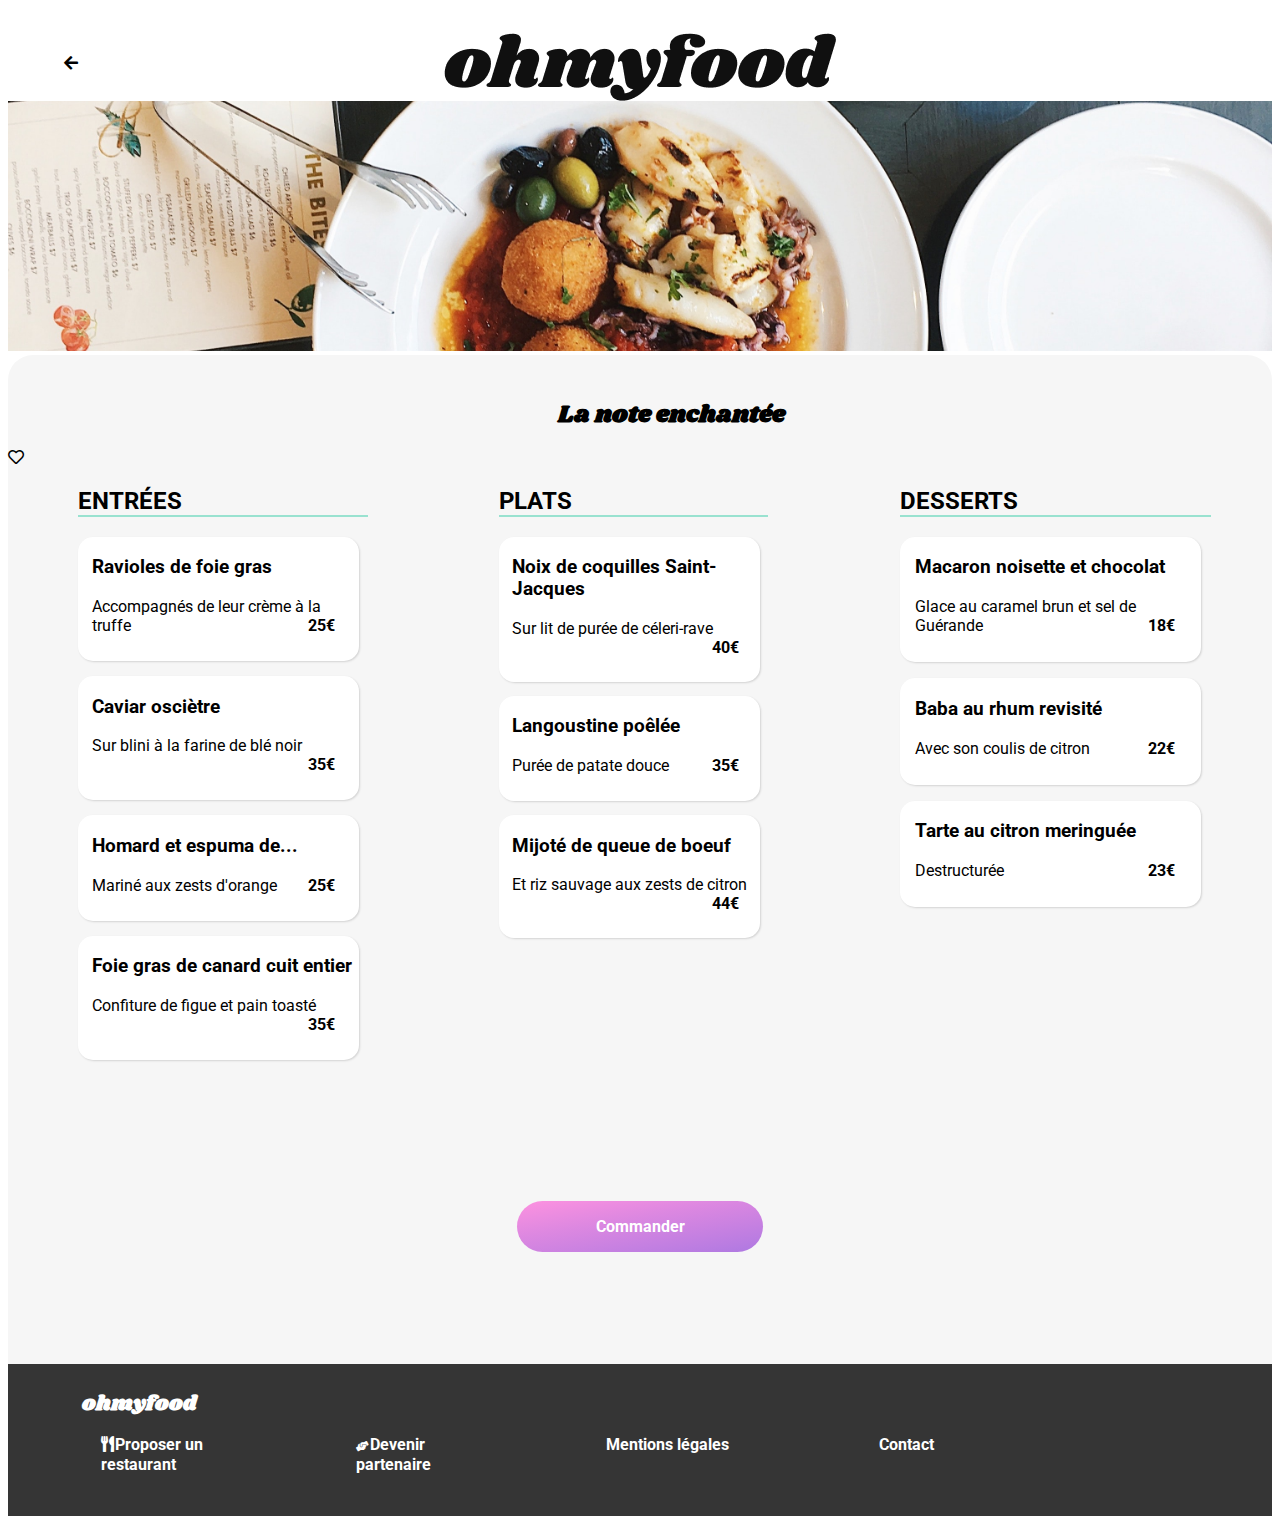
<file: page3.html>
<!DOCTYPE html>
<html lang="fr">
    <head>
        <meta charset="UTF-8">
        <meta http-equiv="X-UA-Compatible" content="IE=edge">
        <meta name="viewport" content="width=O, initial-scale=1.0">
        <link href="fontawesome-free-5.15.4-web/css/all.css" rel="stylesheet">
        <link href="https://fonts.googleapis.com/css2?family=Roboto:ital,wght@0,300;1,100&family=Shrikhand&display=swap" rel="stylesheet">     
        <link rel="stylesheet" href="css/style.css">
        <link rel="shortcut icon" href="#">
        <title>La note enchantée</title>
    </head>
    <body>
        <main>
        <header class="logo_site">
            <a href="index.html"><i class="fas fa-arrow-left color_black"></i></a>
            <img class="logo"src="restaurants/ohmyfood.png" alt="ohmyfood">
        </header>
        <img class="widthmax height_250"src="restaurants/stil-u2Lp8tXIcjw-unsplash.jpg" class="picture widthmax">   
        <section id="section_menu">
            <h1 class="title_menu text_align_center">La note enchantée</h1>
            <i class="far fa-heart"></i>
            <div class="menu">
                <div class="starter">
                    <h2>ENTRÉES</h2>
                    <a href="#"class="starter_name">
                        <article class="widthmax margin_left">
                            <h3 class="color_black">Ravioles de foie gras</h3>
                            <p class="color_black">
                                Accompagnés de leur crème à la truffe
                                <span class="price">25€</span>
                            </p>
                        </article>
                    </a>
                    <a href="#"class="starter_name">
                        <article class="widthmax margin_left">
                            <h3 class="color_black">Caviar osciètre</h3>
                            <p class="color_black">Sur blini à la farine de blé noir
                                <span class="price">35€</span>
                            </p>
                        </article>
                    </a>
                    <a href="#"class="starter_name">
                        <article class="widthmax margin_left">
                            <h3 class="color_black">Homard et espuma de...</h3>
                            <p class="color_black">Mariné aux zests d'orange
                                <span class="price">25€</span>
                            </p>
                        </article>
                    </a>
                    <a href="#"class="starter_name">
                        <article class="widthmax margin_left">
                            <h3 class="color_black">Foie gras de canard cuit entier</h3>
                            <p class="color_black">Confiture de figue et pain toasté
                                <span class="price">35€</span>
                            </p>
                        </article>
                    </a>
                </div>
                <div class="flat">
                    <h2>PLATS</h2>
                    <a href="#"class="flat_name">
                        <article class="widthmax margin_left">
                            <h3 class="color_black">Noix de coquilles Saint-Jacques</h3>
                            <p class="color_black">
                                Sur lit de purée de céleri-rave
                                <span class="price">40€</span>
                            </p>
                        </article>
                    </a>
                    <a href="#"class="flat_name">
                        <article class="widthmax margin_left">
                            <h3 class="color_black">Langoustine poêlée</h3>
                            <p class="color_black">
                                Purée de patate douce
                                <span class="price">35€</span>
                            </p>
                        </article>
                    </a>
                    <a href="#"class="flat_name">
                        <article class="widthmax margin_left">
                            <h3 class="color_black">Mijoté de queue de boeuf</h3>
                            <p class="color_black">Et riz sauvage aux zests de citron
                                <span class="price">44€</span>
                            </p>
                        </article>
                    </a>
                </div>
                <div class="dessert">
                    <h2>DESSERTS</h2>
                    <a href="#"class="dessert_name">
                        <article class="widthmax margin_left">
                            <h3 class="color_black">Macaron noisette et chocolat</h3>
                            <p class="color_black">Glace au caramel brun et sel de Guérande
                                <span class="price">18€</span>
                            </p>
                        </article>
                    </a>
                    <a href="#"class="dessert_name">
                        <article class="widthmax margin_left">
                            <h3 class="color_black">Baba au rhum revisité</h3>
                            <p class="color_black">Avec son coulis de citron
                                <span class="price">22€</span>
                            </p>
                        </article>
                    </a>
                    <a href="#"class="dessert_name">
                        <article class="widthmax margin_left">
                            <h3 class="color_black">Tarte au citron meringuée</h3>
                            <p class="color_black">Destructurée
                                <span class="price">23€</span>
                            </p>
                        </article>
                    </a>
                </div>
            </div>
            <a class="btn text-deco_none">Commander</a>
        </section>
        <footer class="btncolor_white bgd_black">
            <div class="title_footer">
                <span class="logo_footer">ohmyfood</span>
                <ul>
                    <li>
                        <a><i class="fas fa-utensils"></i>Proposer un restaurant</a>
                    </li>
                    <li>
                        <a><i class="fas fa-hands-helping"></i>Devenir partenaire</a>
                    </li>
                    <li><a>Mentions légales</a></li>
                    <li><a href="mailto:ohmyfood@mail.fr" class="btn_contact btncolor_white text_deco_none">Contact</a></li>
                </ul>
            </div>
        </footer>
        </main>
    </body>
</html>
</file>
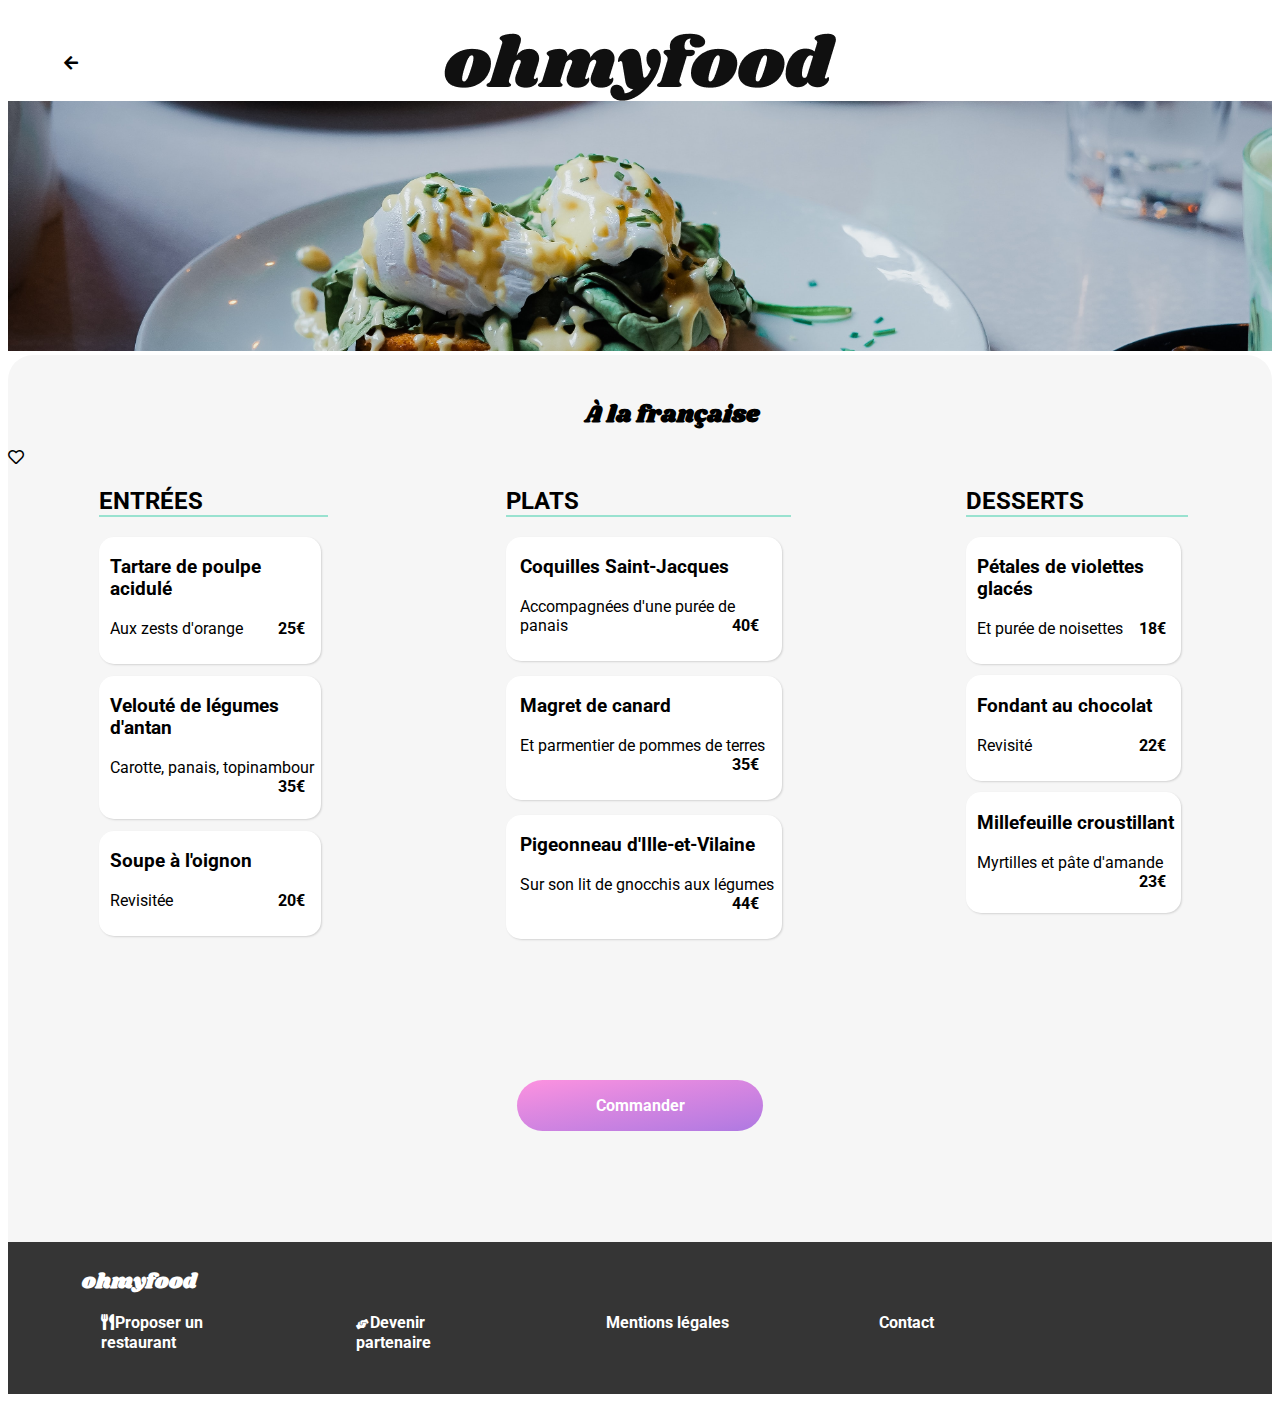
<file: page4.html>
<!DOCTYPE html>
<html lang="fr">
    <head>
        <meta charset="UTF-8">
        <meta http-equiv="X-UA-Compatible" content="IE=edge">
        <meta name="viewport" content="width=O, initial-scale=1.0">
        <link href="fontawesome-free-5.15.4-web/css/all.css" rel="stylesheet">
        <link href="https://fonts.googleapis.com/css2?family=Roboto:ital,wght@0,300;1,100&family=Shrikhand&display=swap" rel="stylesheet">     
        <link rel="stylesheet" href="css/style.css">
        <link rel="shortcut icon" href="#">
        <title>À la française</title>
    </head>
    <body>
        <main>
        <header class="logo_site">
                <a href="index.html"><i class="fas fa-arrow-left color_black"></i></a>
            <img class="logo" src="restaurants/ohmyfood.png" alt="ohmyfood">
        </header>
        <img class="widthmax height_250"src="restaurants/toa-heftiba-DQKerTsQwi0-unsplash.jpg" class="picture widthmax">
        <section id="section_menu">
            <h1 class="title_menu text_align_center">À la française</h1>
            <i class="far fa-heart"></i>
            <div class="menu">
                <div class="starter">
                    <h2>ENTRÉES</h2>
                    <a href="#"class="starter_name">
                        <article class="widthmax margin_left">
                        <h3 class="color_black">Tartare de poulpe acidulé</h3>
                        <p class="color_black">
                            Aux zests d'orange
                            <span class="price">25€</span>
                        </p>
                        </article>
                    </a>
                    <a href="#"class="starter_name">
                        <article class="widthmax margin_left">
                        <h3 class="color_black">Velouté de légumes d'antan</h3>
                        <p class="color_black">
                            Carotte, panais, topinambour
                            <span class="price">35€</span>
                        </p>
                        </article>
                    </a>
                    <a href="#"class="starter_name">
                        <article class="widthmax margin_left">
                        <h3 class="color_black">Soupe à l'oignon</h3>
                        <p class="color_black">
                            Revisitée<span class="price">20€</span></p>
                        </article>
                    </a>
                </div>
                <div class="flat">
                    <h2>PLATS</h2>
                    <a href="#"class="flat_name">
                        <article class="widthmax margin_left">
                        <h3 class="color_black">Coquilles Saint-Jacques</h3>
                        <p class="color_black">
                            Accompagnées d'une purée de panais
                            <span class="price">40€</span>
                        </p>
                        </article>
                    </a>
                    <a href="#"class="flat_name">
                        <article class="widthmax margin_left">
                        <h3 class="color_black">Magret de canard</h3>
                        <p class="color_black">
                            Et parmentier de pommes de terres
                            <span class="price">35€</span>
                        </p>
                        </article>
                    </a>
                    <a href="#"class="flat_name">
                        <article class="widthmax margin_left">
                        <h3 class="color_black">Pigeonneau d'Ille-et-Vilaine</h3>
                        <p class="color_black">
                            Sur son lit de gnocchis aux légumes
                            <span class="price">44€</span>
                        </p>
                        </article>
                    </a>
                </div>
                <div class="dessert">
                    <h2>DESSERTS</h2>
                    <a href="#"class="dessert_name">
                        <article class="widthmax margin_left">
                        <h3 class="color_black">Pétales de violettes glacés</h3>
                        <p class="color_black">
                            Et purée de noisettes
                            <span class="price">18€</span>
                        </p>
                        </article>
                    </a>
                    <a href="#"class="dessert_name">
                        <article class="widthmax margin_left">
                        <h3 class="color_black">Fondant au chocolat</h3>
                        <p class="color_black">
                            Revisité
                            <span class="price">22€</span>
                        </p>
                        </article>
                    </a>
                    <a href="#"class="dessert_name">
                        <article class="widthmax margin_left">
                        <h3 class="color_black">Millefeuille croustillant</h3>
                        <p class="color_black">
                            Myrtilles et pâte d'amande
                            <span class="price">23€</span>
                        </p>
                        </article>
                    </a>
                </div>
            </div>
            <a class="btn text-deco_none">Commander</a>
        </section>
        <footer class="btncolor_white bgd_black">
            <div class="title_footer">
                <span class="logo_footer">ohmyfood</span>
                <ul>
                    <li>
                        <a><i class="fas fa-utensils"></i>Proposer un restaurant</a>
                    </li>
                    <li>
                        <a><i class="fas fa-hands-helping"></i>Devenir partenaire</a>
                    </li>
                    <li><a>Mentions légales</a></li>
                    <li><a href="mailto:ohmyfood@mail.fr" class="btn_contact btncolor_white text_deco_none">Contact</a></li>
                </ul>
            </div>
        </footer>
        </main>
    </body>
</html>
</file>
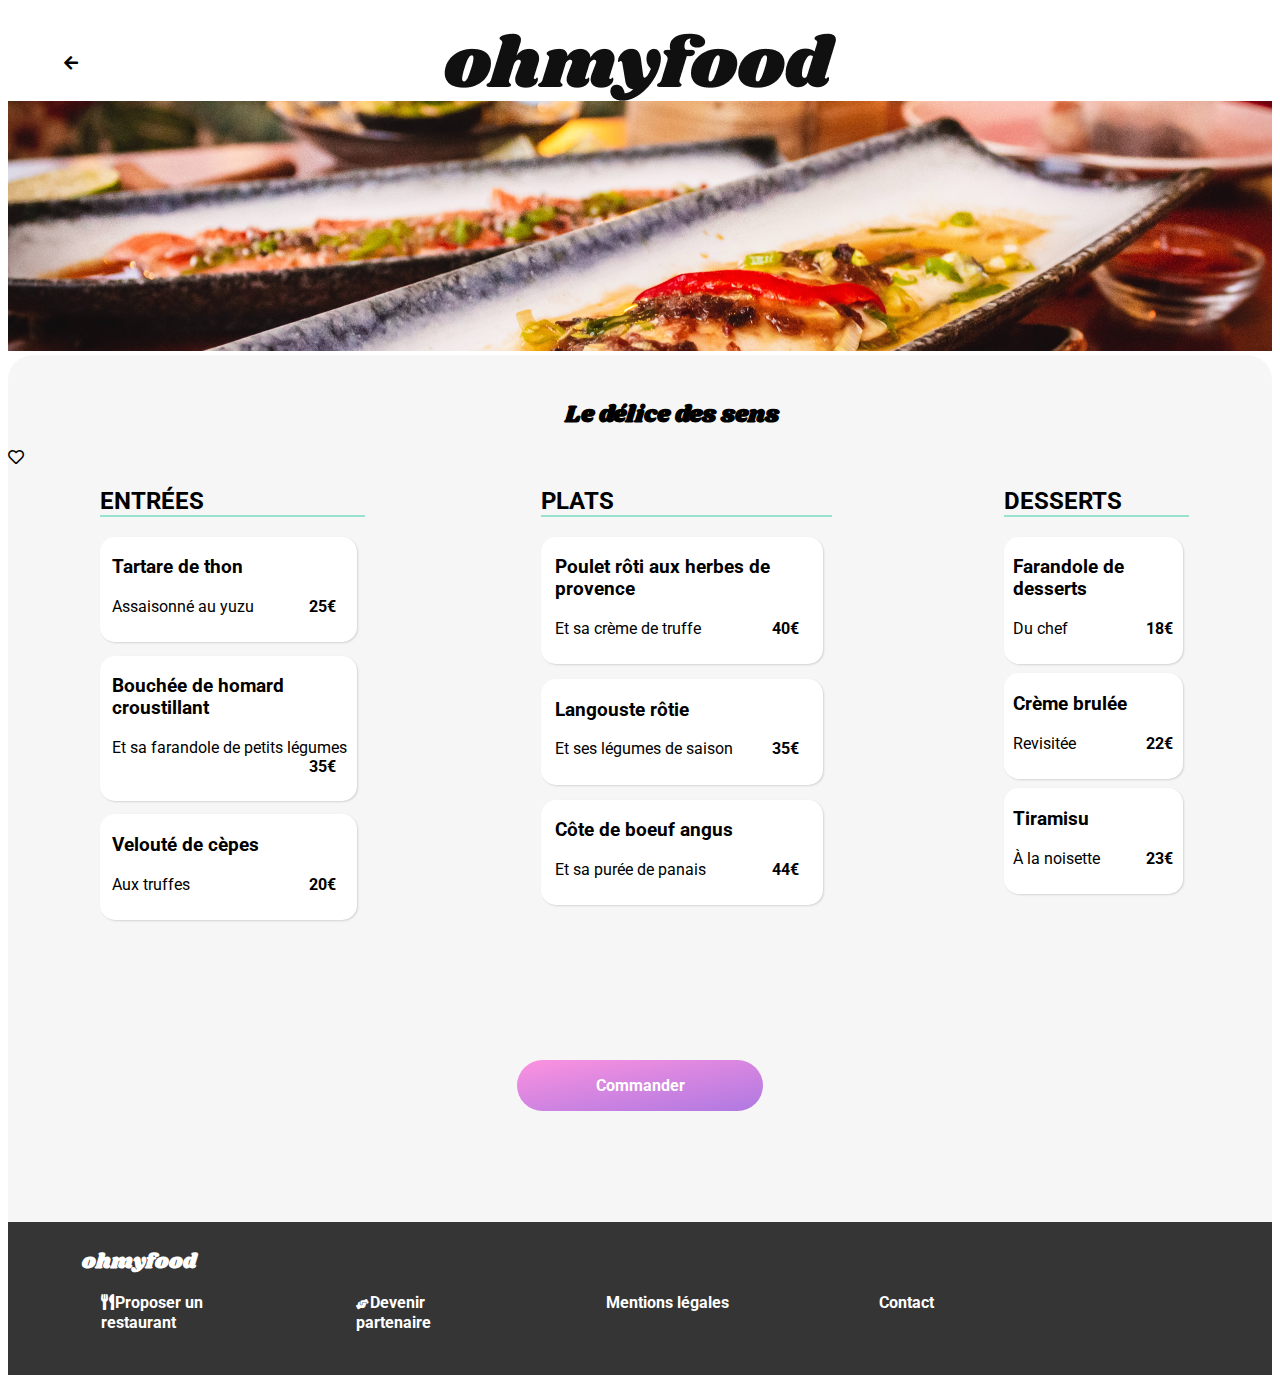
<file: page5.html>
<!DOCTYPE html>
<html lang="fr">
    <head>
        <meta charset="UTF-8">
        <meta http-equiv="X-UA-Compatible" content="IE=edge">
        <meta name="viewport" content="width=O, initial-scale=1.0">
        <link href="fontawesome-free-5.15.4-web/css/all.css" rel="stylesheet">
        <link href="https://fonts.googleapis.com/css2?family=Roboto:ital,wght@0,300;1,100&family=Shrikhand&display=swap" rel="stylesheet">     
        <link rel="stylesheet" href="css/style.css">
        <link rel="shortcut icon" href="#">
        <title>Le délice des sens</title>
    </head>
    <body>
        <main>
        <header class="logo_site">
            <a href="index.html"><i class="fas fa-arrow-left color_black"></i></a>
            <img class="logo"src="restaurants/ohmyfood.png" alt="ohmyfood">
        </header>
        <img class="widthmax height_250"src="restaurants/louis-hansel-shotsoflouis-qNBGVyOCY8Q-unsplash.jpg" class="picture widthmax">
        <section id="section_menu">
            <h1 class="title_menu text_align_center">Le délice des sens</h1>
            <i class="far fa-heart"></i>
            <div class="menu">
                <div class="starter">
                    <h2>ENTRÉES</h2>
                    <a href="#"class="starter_name">
                        <article class="widthmax margin_left">
                            <h3 class="color_black">Tartare de thon</h3>
                            <p class="color_black">
                                Assaisonné au yuzu
                                <span class="price">25€</span>
                            </p>
                        </article>
                    </a>
                    <a href="#"class="starter_name">
                        <article class="widthmax margin_left">
                            <h3 class="color_black">Bouchée de homard croustillant</h3>
                            <p class="color_black">
                                Et sa farandole de petits légumes
                                <span class="price">35€</span>
                            </p>
                        </article>
                    </a>
                    <a href="#"class="starter_name">
                        <article class="widthmax margin_left">
                            <h3 class="color_black">Velouté de cèpes</h3>
                            <p class="color_black">
                                Aux truffes
                                <span class="price">20€</span>
                            </p>
                        </article>
                    </a>
                </div>
                <div class="flat">
                    <h2>PLATS</h2>
                    <a href="#"class="flat_name">
                        <article class="widthmax margin_left">
                            <h3 class="color_black">Poulet rôti aux herbes de provence</h3>
                            <p class="color_black">
                                Et sa crème de truffe
                                <span class="price">40€</span>
                            </p>
                        </article>
                    </a>
                    <a href="#"class="flat_name">
                        <article class="widthmax margin_left">
                            <h3 class="color_black">Langouste rôtie</h3>
                            <p class="color_black">
                                Et ses légumes de saison
                                <span class="price">35€</span>
                            </p>
                        </article>
                    </a>
                    <a href="#"class="flat_name">
                        <article class="widthmax margin_left">
                            <h3 class="color_black">Côte de boeuf angus</h3>
                            <p class="color_black">
                                Et sa purée de panais
                                <span class="price">44€</span>
                            </p>
                        </article>
                    </a>
                </div>
                <div class="dessert">
                    <h2>DESSERTS</h2>
                    <a href="#"class="dessert_name">
                        <article class="widthmax margin_left">
                            <h3 class="color_black">Farandole de desserts</h3>
                            <p class="color_black">
                                Du chef
                                <span class="price">18€</span>
                            </p>
                        </article>
                    </a>
                    <a href="#"class="dessert_name">
                        <article class="widthmax margin_left">
                        <h3 class="color_black">Crème brulée</h3>
                        <p class="color_black">
                            Revisitée
                            <span class="price">22€</span>
                        </p>
                        </article>
                    </a>
                    <a href="#"class="dessert_name">
                        <article class="widthmax margin_left">
                            <h3 class="color_black">Tiramisu</h3>
                            <p class="color_black">
                                À la noisette
                                <span class="price">23€</span>
                            </p>
                        </article>
                    </a>
                </div>
            </div>
            <a class="btn text-deco_none">Commander</a>
        </section>
        <footer class="btncolor_white bgd_black">
            <div class="title_footer">
                <span class="logo_footer">ohmyfood</span>
                <ul>
                    <li>
                        <a><i class="fas fa-utensils"></i>Proposer un restaurant</a>
                    </li>
                    <li>
                        <a><i class="fas fa-hands-helping"></i>Devenir partenaire</a>
                    </li>
                    <li><a>Mentions légales</a>
                    </li>
                    <li><a href="mailto:ohmyfood@mail.fr" class="btn_contact btncolor_white text_deco_none">Contact</a></li>
                </ul>
            </div>
        </footer>
        </main>
    </body>
</html>
</file>
<file: css/style.css>
main{
    font-family: Roboto ;
    width: auto;
    
}
.loader{
    margin:auto;
    margin-top:100px;
    margin-bottom: 100px;
    border: 16px solid #5f0881;
    width:250px;
    height:250px;
    background-color: #fff;
    border-top-color:lightsalmon ;
    border-radius: 50%;
    animation: chargeur 3s linear;
    animation-fill-mode: forwards;
    position:absolute;
    top:0;
    right:0;
    left:0;
}
.starter_name, .flat_name, .dessert_name{
    background-color: white;
    border-radius:15px;
    box-shadow: 1px 1px 2px lightgrey;
    margin:3%;
    margin-bottom:5%;
    padding-bottom: 10px;
    padding-top:1px;
    display: flex;
    position:relative;
 }
 .starter_name:hover .check{
     animation:slide 0.5s ease-out forwards;
     visibility: visible;
 }
 .flat_name:hover .check{
    animation:slide 0.5s ease-out forwards;
    visibility: visible;
 }
 .dessert_name:hover .check{
    animation:slide 0.5s ease-out forwards;
    visibility: visible;
 }
 .starter_name:hover .fa-check-circle{
    animation:spin 0.5s ease forwards;
}
 .starter_name:hover .repas{
    width:60%;  
 }
 .flat_name:hover .repas{
    width:60%;
 }
 .dessert_name:hover .repas{
    width: 60%;
 }
 .repas{
    width:80%;
 }
 .overflow{
    white-space: nowrap;
    overflow: hidden;
    text-overflow: ellipsis;
 }
 .price{
    width:20%;
    display: flex;
    justify-content: center;
    align-items:flex-end;
    color:black;
    font-weight: bold;
    float: right;
    margin-right: 4%;
    margin-bottom: 6%;
 }
 .check{
    visibility: hidden;
    position:absolute;
    height:100%;
    width:20%;
    top:0;
    right:-20%;
    display:flex;
    justify-content: center;
    align-items: center;
    background-color:#99e2d0 ;
    border-top-right-radius: 15px;
    border-bottom-right-radius: 15px;

 }
 .fa-check-circle{
   color: white;
 }
 
 @keyframes slide{
     0%{
         transform: translateX(0);
     }
     100%{
         transform:translateX(-100%);
     }
 }
 @keyframes spin{
     0%{
         -webkit-transform: rotate(0) ;
     }
     100%{
        -webkit-transform: rotate(360deg)
     }
 }
 .starter_name{
    animation:opacity 2s ease 0.5s 1 normal both;

 }
 .flat_name{
    animation:opacity 2s ease 0.5s 1 normal both;
     
 }
 .dessert_name{
    animation:opacity 2s ease 1s 1 normal both;
 
 }
 @keyframes opacity{
    0%, 25%{
         opacity:0;
     }
    35%{
         opacity: 0.3;
     }
    50%{
         opacity: 0.5;
     }
    75%{
         opacity: 0.8;
     }
    100%{
         opacity:1;
    
     }
 }

@keyframes chargeur{
    0%{
        transform: rotate(0deg);
        opacity:1;

    }
    100%{
        transform: rotate(360deg);
        opacity: 0;
    }
}
a
{
    text-decoration:none;
}

.btncolor_white{
    color:white;
}
.text_deco_none{
    text-decoration: none;
}
.widthmax{
    width:100%;
}
.margin_left{
    margin-left: 0;
}
.text_align_center{
    text-align: center;
}
.bgd_black{
    background-color: #353535; 
}
.bgd_purple{
    background: linear-gradient(170deg, rgba(255, 121, 218, 0.8) 0%, rgba(214, 108, 219, 0.8) 39%, rgba(171, 94, 220, 0.8) 85%, rgba(155, 89, 220, 0.8) 100%);
}
.color_black{
    color:black;
}
.height_250{
    height:250px;
    object-fit: cover;
}
.dflex{
    display:flex;
    justify-content: center;
    margin-left:40%;
    width:20%;
    padding: 2%;
    border-radius: 20px;
}
.bold{
    font-weight: bolder;
    font-size: larger;
    margin-left:3%;
}

/********MOBILE********/
/**********************/
@media (max-width:787px){
.logo{
    height:28px;
    border-radius: 0%;
    margin-top:2%;
}
.logo_site{
    text-align: center;
}
.fa-arrow-left{
    position:absolute;
    left:5%;
    top:2%;
}
.margin_bottom{
    margin-bottom: 5%;
}
#search{
    text-align: center;
}
#search{
    background-color: #eaeaea;
    padding:4vw;
    font-weight: bold;
}
#introduction{
    background-color: #f6f6f6;
    padding-top: 4%;
    padding-bottom: 12%;
}
.fa-map-marker-alt{
    margin-right: 3%;
}
.reserve{
    font-size: 19px;
    font-weight: bolder;
}
.btn{
    color:white;
    width:55%;
    display: flex;
    font-weight: bold;
    border-radius:30px;
    padding: 0.8rem 0.1rem;
    margin:auto;
    margin-bottom: 10%;
    justify-content:center;
    background:linear-gradient(170deg, rgba(255, 121, 218, 0.8) 0%, rgba(214, 108, 219, 0.8) 39%, rgba(171, 94, 220, 0.8) 85%, rgba(155, 89, 220, 0.8) 100%);
}
.fonctionnement{
    margin-top: 20%;
    margin-bottom: 30%;
}
.fonctionnement i{
    margin-right: 5%;
}
.cards{
    width:94%;
    margin-left:3%;
    margin-right: 3%;
}
.number{
    display:flex;
    align-items: center;
    box-shadow: 4px 4px 2px lightgrey;
    border-radius:12px;
    font-size: small;
    margin-bottom: 8%;
    position:relative;
    width:94%;
    margin-left: 3%;
    margin-right:3%;
}
.number i{
    margin-left:5%;
}
.number_list{
    border-radius: 20px;
    background-color: #9356dc;
    width:15px;
    height: 15px;
    font-size:small; 
    position:absolute;
    top:34%;
    left:-4%;
}
.restaurant{
    background-color: #f6f6f6;
    padding-top:5%;
    padding-bottom: 10%;
}
.restaurant h3, p{
    margin:0;
    margin-left:3%;
    font-size:medium;
}
figure{
    margin:0;
    margin-bottom: 5%;
    margin-right: 4%;
    background-color: white;
    border-radius: 25px;
}
figcaption{
    margin-top: 3%;
}
img{
    border-radius: 15px 15px 0 0;
    object-fit: cover;
    height:185px;
}
.menu h2{
    margin-left:5%;
    font-size:medium;
    font-weight: 200;
    border-bottom: 2px solid #99e2d0;
    width:12%;
}
.menu h3{
    margin-left:3%;
    font-size:medium;
}
.menu p{
    font-size: 0.85rem;
}
.card_new{
    border:1px solid transparent;
    background-color: #99e2d0;
    color:#008766;
    font-weight: 600;
    position:absolute;
    left:75%;
    top:5%;
}
.position-relative{
    position:relative;
}
.fa-heart{
    position:relative;
    left:80vw;
    bottom:35px;
    font-size:large;
    color:black;
}
.coeur_plein{
    position:absolute;
    left:0;
    bottom:0;
    visibility: hidden;

}
.fa-heart:active{
    background: linear-gradient(#9356DC, #FF79DA);
    background-clip: border-box;
    color: #fff;
    font-weight: 600;
    animation: opacity 2s forwards;
    cursor:pointer;
    -webkit-background-clip: text;
    -webkit-text-fill-color: transparent;
}
footer{
    background-color: #353535;
    padding-bottom: 3%;
    padding-top: 3%;
}
.logo_footer{
    font-weight:bolder;
    font-family:Shrikhand;
    margin-left:11%;
}
.fa-utensils{
    margin-right:4%;
}
.fa-hands-helping{
    margin-right:2%;
}
li{
    list-style-type: none;
    font-weight:900;

}
}
/*********MENU**********/

.menu{
    font-family: roboto;
    margin-bottom: 10%;
}
.title_menu{
    font-family: Shrikhand;
    margin-left: 5%;
}

#section_menu{
        border-radius: 25px 25px 0 0;
        background-color: #f6f6f6;
        padding-bottom: 5%;
        padding-top: 2%;
        z-index:1;
        position:relative;
    }

    
.padding_btn{
    padding:5%;
}
.logo_footer{
    font-family: Shrikhand;
}

/********TAB********/
@media (min-width:768px) and (max-width:991px){
   
.logo{
    height: 30px;
    border-radius: 0%;
    margin-top:2%;
}
.logo_site{
    text-align: center;
}
#search{

    display: flex;
    justify-content: center;
    align-items: center;
    background-color: #e5e5e5;
    font-weight:bold;
}
.place_heart{
    display:flex;
    justify-content: center;
}

.fa-arrow-left{
    position:absolute;
    left:0;
}
.btn{
    color:white;
    width:35%;
    display: flex;
    font-weight: bold;
    border-radius:30px;
    padding: 0.8rem 0.1rem;
    margin:auto;
    justify-content:center;
    background:linear-gradient(170deg, rgba(255, 121, 218, 0.8) 0%, rgba(214, 108, 219, 0.8) 39%, rgba(171, 94, 220, 0.8) 85%, rgba(155, 89, 220, 0.8) 100%);
}
.number{
    display:flex;
    align-items:center;
}
.number_list{
    background-color: #9356dc;
    border-radius: 10px;
    margin:1%;
    width:18px;
}
.container_list{
    display: flex;
    justify-content: space-around;
}
.cards{
    width:94%;
    margin-left:3%;
    margin-right: 3%;
}
i{
    margin:4%;
}
.fa-heart{
    font-size: 25px;
    position:relative;
    left:46vw;
    bottom:80px;
    color:black;
}
.coeur_plein{
    position:absolute;
    left:0;
    bottom:0;
    visibility: hidden;
}
.fa-heart:active{
    background: linear-gradient(#9356DC, #FF79DA);
    background-clip: border-box;
    color: #fff;
    font-weight: 600;
    animation: opacity 2s forwards;
    cursor:pointer;
    -webkit-background-clip: text;
    -webkit-text-fill-color: transparent;
}
img{
    height:200px;
    border-radius: 25px 25px 0 0;
    object-fit: cover;
}
figure{
    margin:0;
}

.menu h2{
    border-bottom: 2px solid #99e2d0;
    width:10%;
    margin-left: 8%;
}

a{
    width:50%;
}
.card_new{

        border:1px solid transparent;
        background-color: #99e2d0;
        color:#008766;
        font-weight: 600;
        padding:3px;
        z-index: 1;
        bottom:170px; 
        position:relative;
        left:85%;
}
footer{
    padding-bottom:2%;
    padding-top:4%;
}
footer li{
    list-style-type: none;
    font-weight: bold;
    display:inline-flex;
    width:23%;
}
.logo_footer{
    margin-left:5%;
}
}


/********PC********/
@media (min-width:992px){
h2{
    margin-left:3%;
}
.logo{
    margin-left: auto;
    margin-right: auto;
    margin-top:2%;
}

.fa-arrow-left{

    position:absolute;
    left:5%;
}
header{

    display: flex;
    justify-content: space-evenly;
    align-items: center;
    }
#search{
    display: flex;
    justify-content: center;
    background-color: #e5e5e5;
    font-size:1.3rem;
    padding:20px;
}
.place_heart{
    display:flex;
    justify-content: center;
}
.fa-map-marker-alt{
    margin-right:2%;
}
.localisation{
    font-weight:600;
}
#introduction{
    background-color: #f7f7f7;
    padding-top: 1%;
    padding-bottom: 2%;
}
.discover{
    font-size: 20px;
}
.btn{
    color:white;
    width: 17%;
    display: flex;
    font-weight: bold;
    border-radius:30px;
    padding: 1rem;
    justify-content: center;
    margin: 3rem auto;
    background:linear-gradient(170deg, rgba(255, 121, 218, 0.8) 0%, rgba(214, 108, 219, 0.8) 39%, rgba(171, 94, 220, 0.8) 85%, rgba(155, 89, 220, 0.8) 100%);
}
.number{
    width:30%;
    display: inline-flex;
    flex-direction: row;
    justify-content:left;
    align-items:baseline;
    box-shadow: 4px 4px 2px lightgrey;
    border-radius:20px;
    margin-left: 2%;
}
.number i{
   margin-top: 7%;
   margin-right: 4%;
}
.number_list{
    width:6%;
    border-radius: 20px;
    background-color: #9356dc;
    position:relative;
    left:0;
    margin-right:4%;
}
.coeur_vide{
    color:black;
    position: relative;
    left:35vw;
    bottom:35px;
    font-size:large;
}
.coeur_plein{
    visibility: hidden;
    position:absolute;
    left:0;
    top: 0;
    color:transparent;
    background: linear-gradient(#9356dc,#ff79da);
    -webkit-background-clip: text;
    background-clip: text;
    background-size: cover;
}
.coeur_vide:hover .coeur_plein{
    visibility:visible;
}
.coeur_vide:hover{
    color:white;
}
.cards{
    display: inline-flex;
    justify-content:space-around;
    flex-wrap: wrap;
    width:100%;
}
.cards img{
    height:200px;
    object-fit: cover;
    border-radius: 20px 20px 0 0;
}
.card_new{
    border:1px solid transparent;
    background-color: #99e2d0;
    color:#008766;
    font-weight: 600;
    padding:3px;
    z-index: 1;
    position: relative;
    left:80%;
    bottom:170px; 
}
.place{
    margin:0;
}
.cards a{
    width:42%;
    margin-bottom: 5%;
}
figure{
    box-shadow: 4px 4px 2px lightgrey;
    border-radius:20px ;
    margin:auto;
}
figcaption{
    margin-left: 4%;
    line-height:5px;
}

.title_footer{
    
    color:white;
    padding:2%;
    font-weight: bold;
}
.fa-hands-helping{
    font-size:x-small;
}
footer li{
    list-style-type: none;
    line-height: 20px;
    font-weight: bold;
    display:inline-flex;
    justify-content: space-around;
    width:20%;
}
.logo_footer{
    font-size:1.3rem;
    margin-left: 4%;
}

footer i{
    margin-right: 1%;
}
.picture{
    height: 300px;
    object-fit:cover;
}
#section_menu{
    border-radius: 25px 25px 0 0;
    background-color: #f6f6f6;
    padding-bottom: 5%;
}
.title_menu{
    font-family: Shrikhand;
    font-size:x-large;
    text-align: center;
}
.menu{
    font-family: roboto;
    display: flex;
    justify-content: space-around;
}
.menu h3, p{
    margin-left: 5%;
}
.menu h2{
    border-bottom: 2px solid #99e2d0;
}

@keyframes scale-y
{
    0%
    {
        -webkit-transform: scaleY(0);
        transform: scaleY(0);
        opacity:0;
    }
    100%
    {
        -webkit-transform: scaleY(1);
        transform: scaleY(1);
        opacity:1;
    }
}}
</file>
